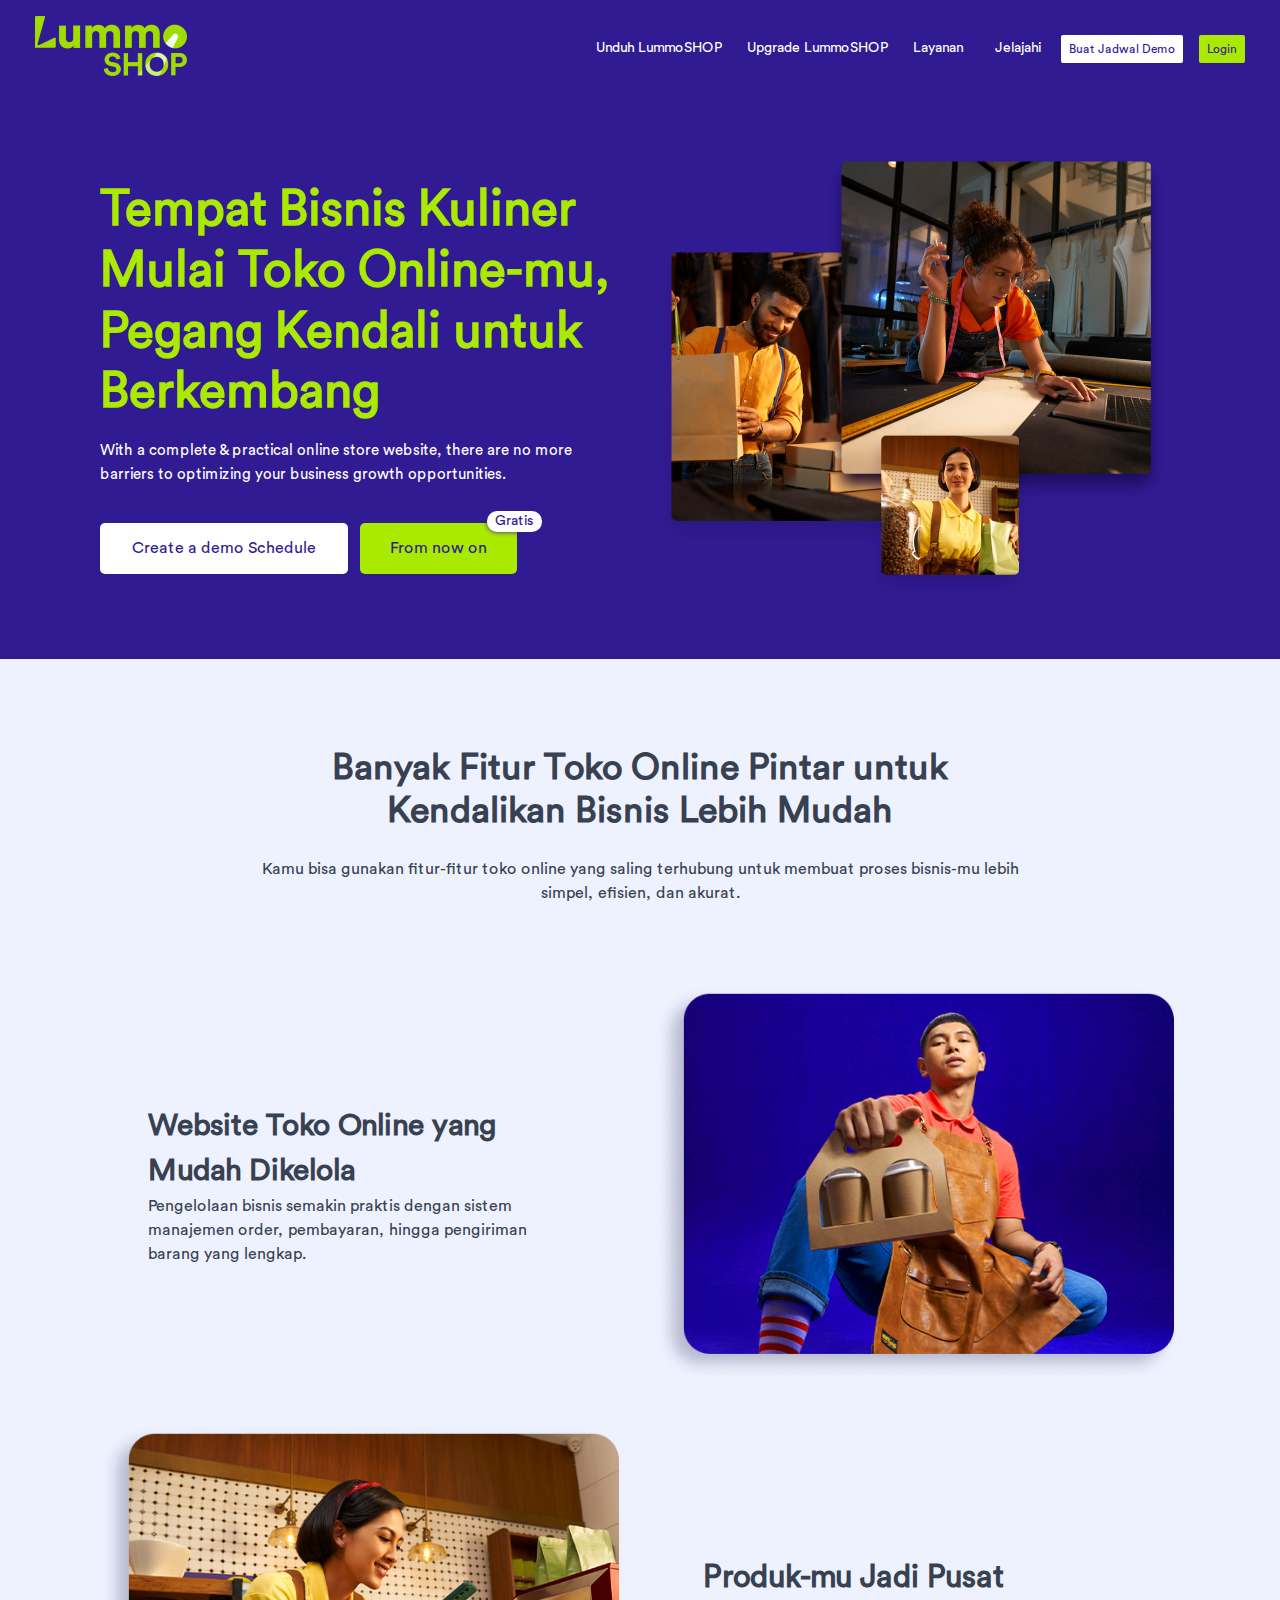
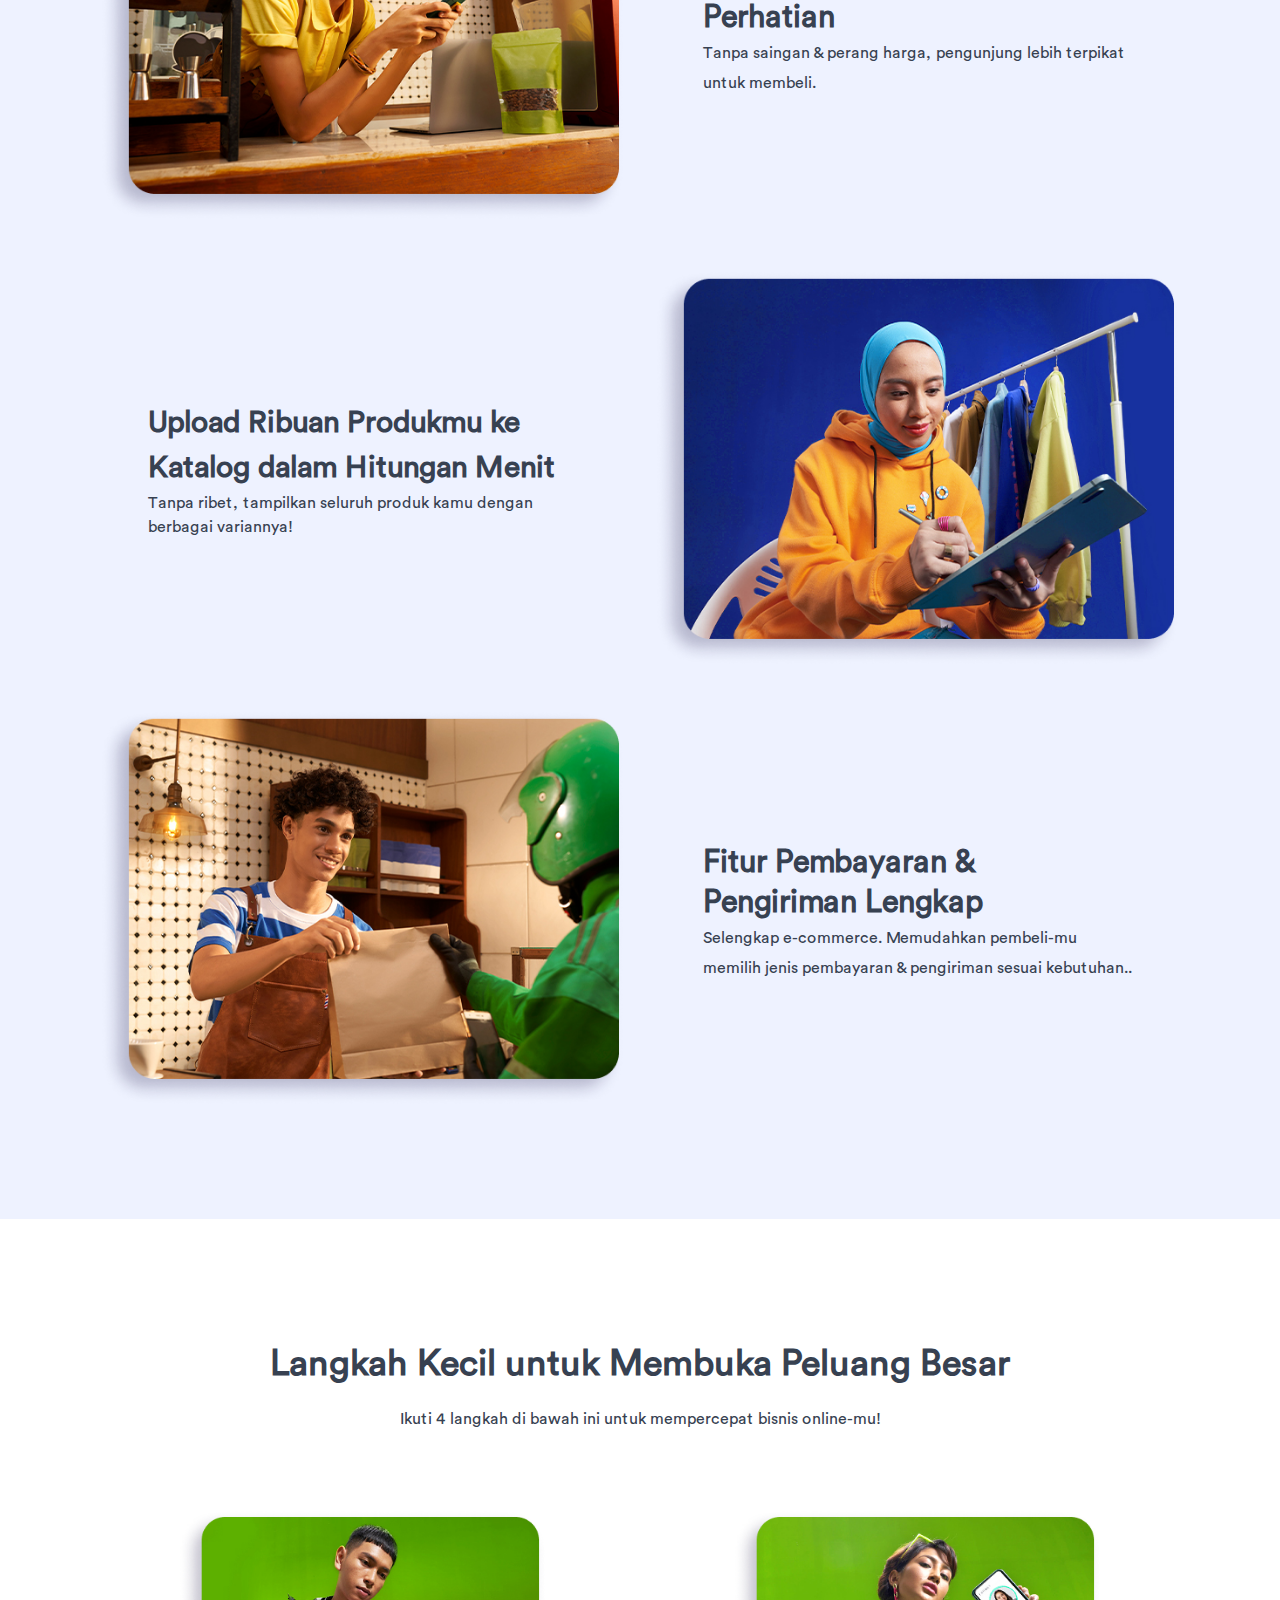
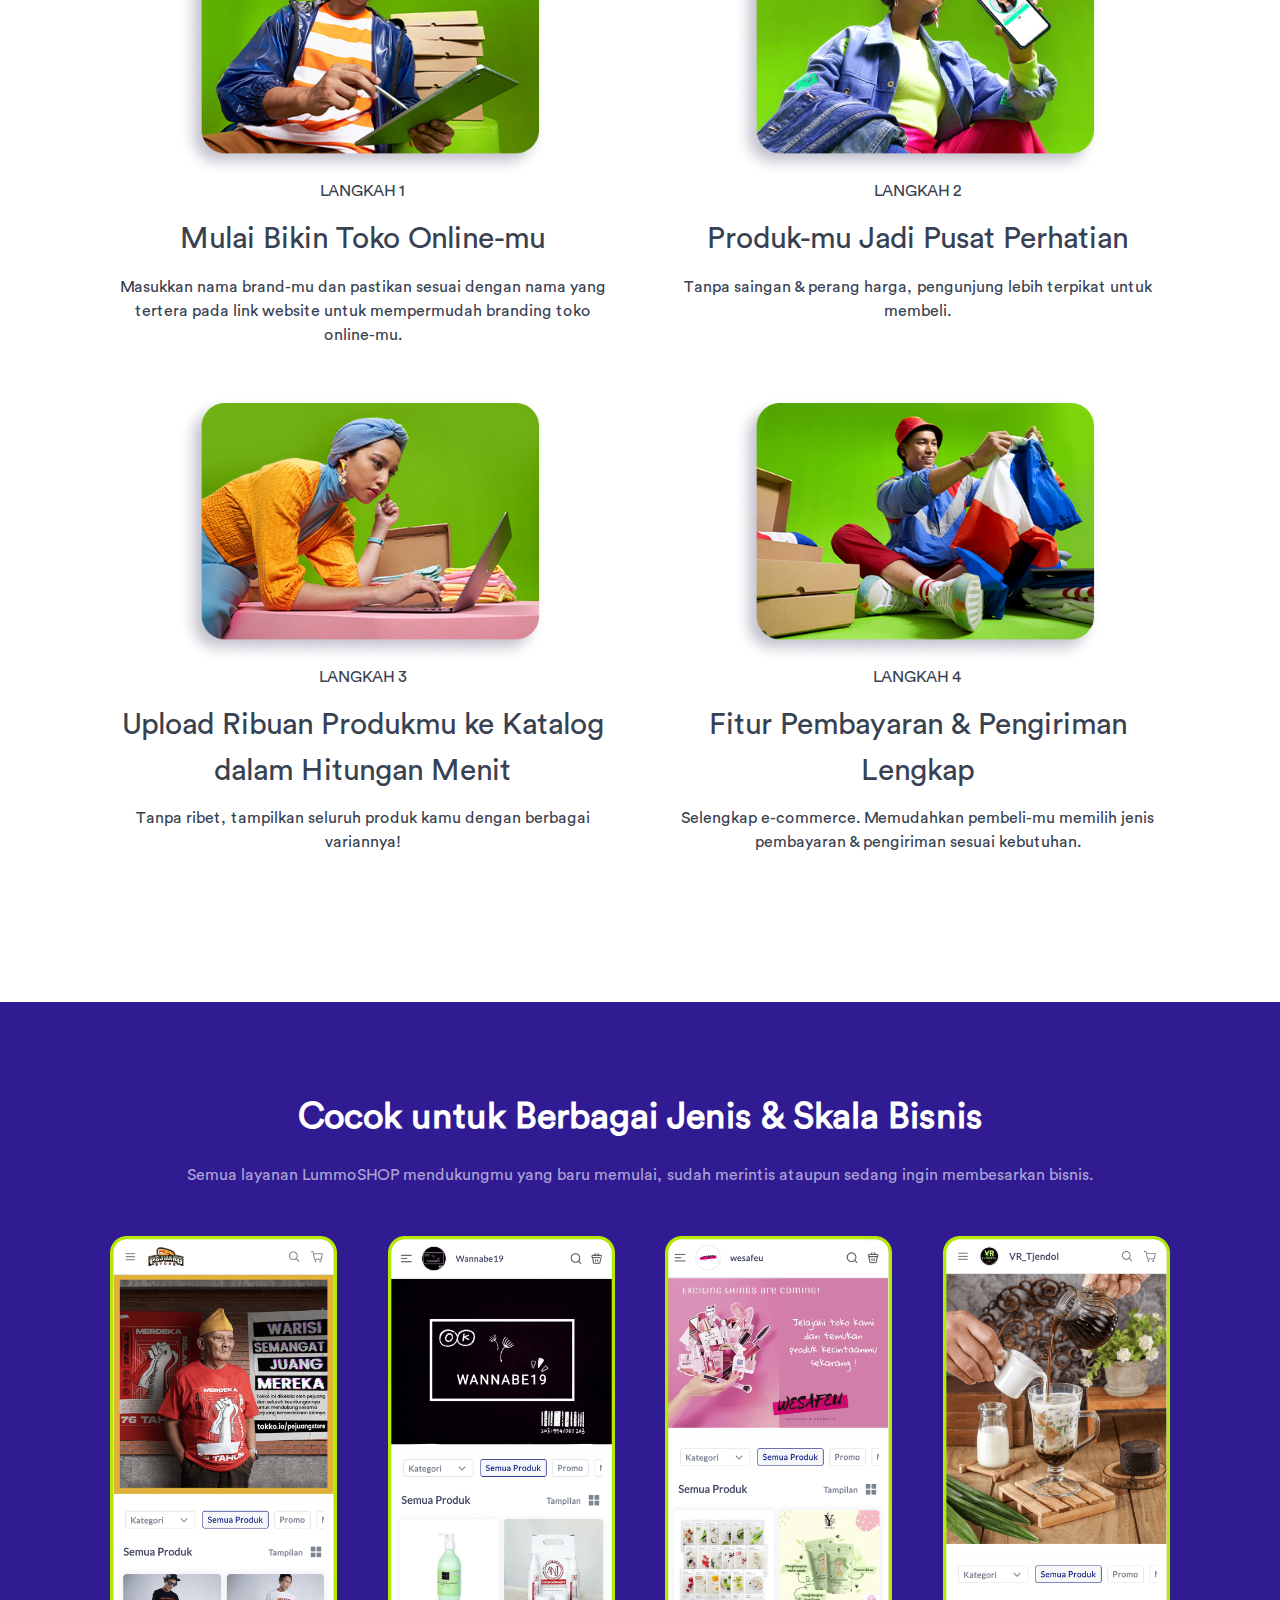
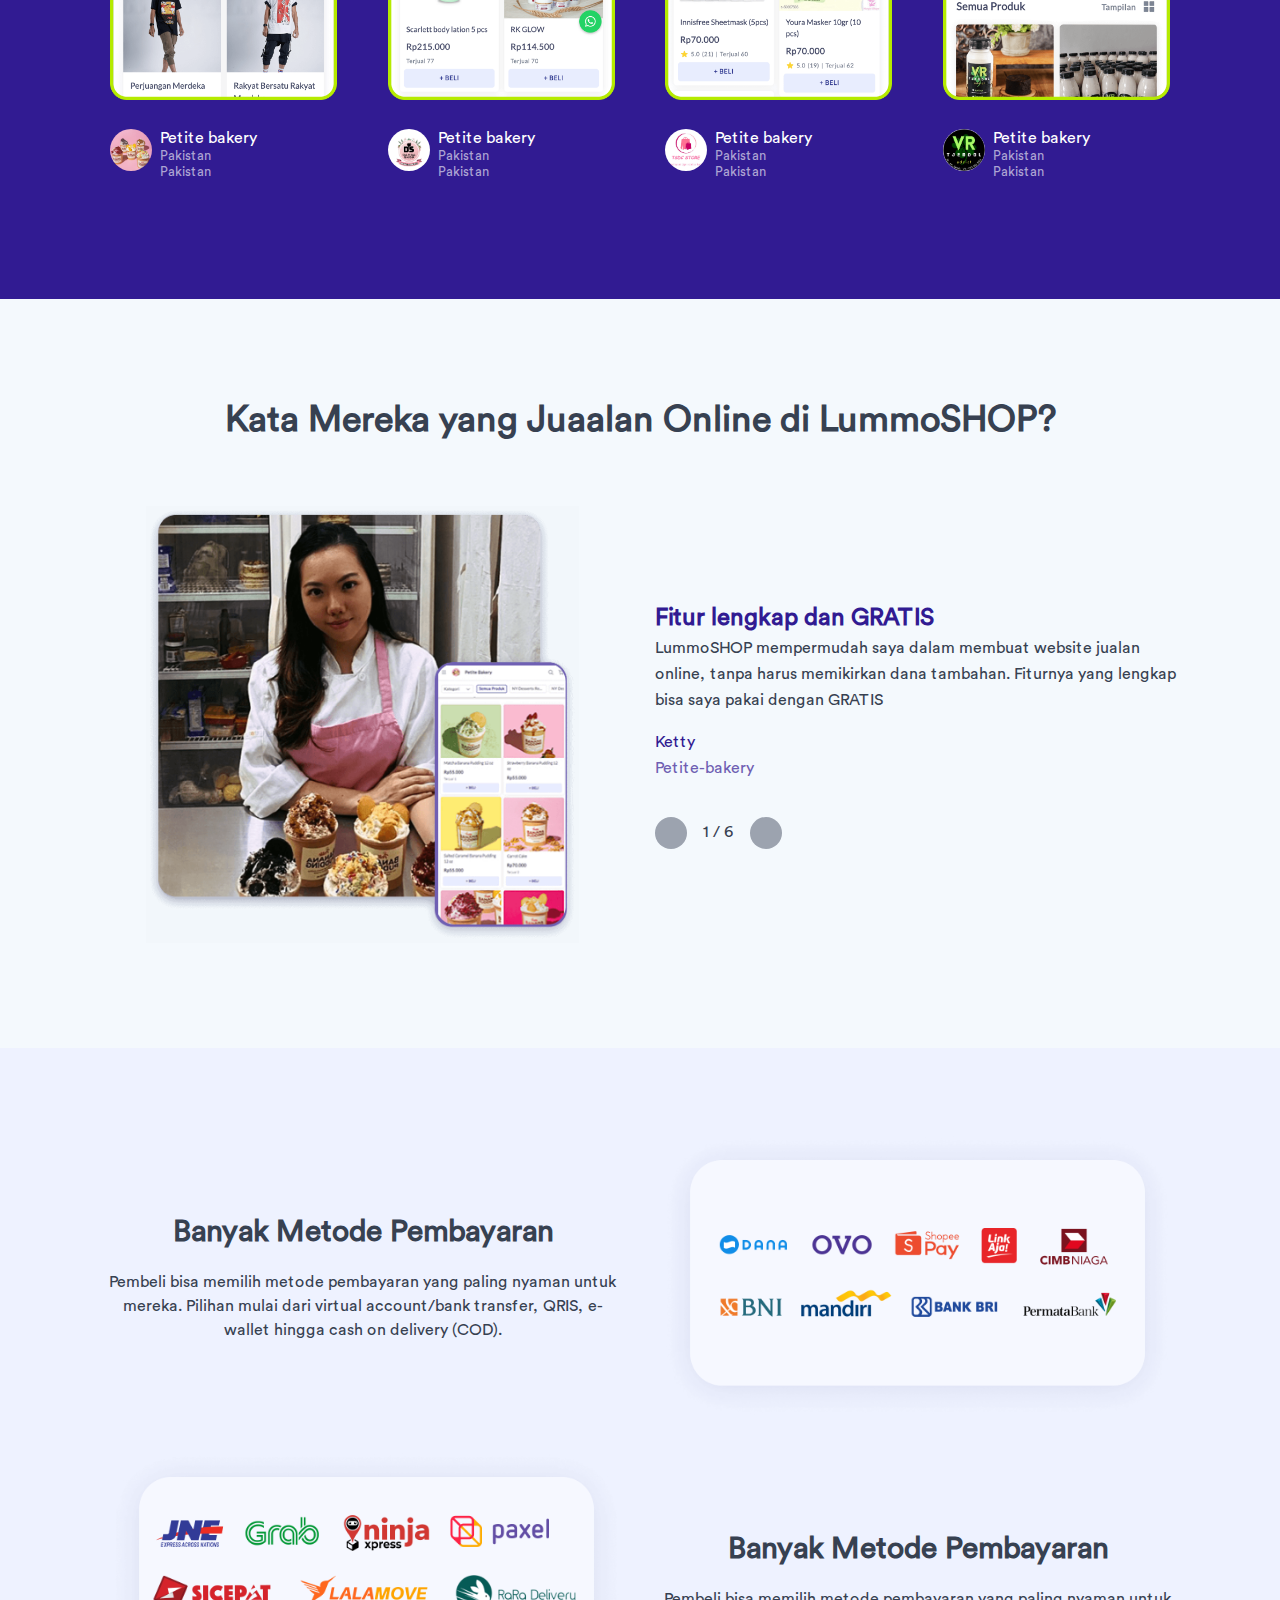
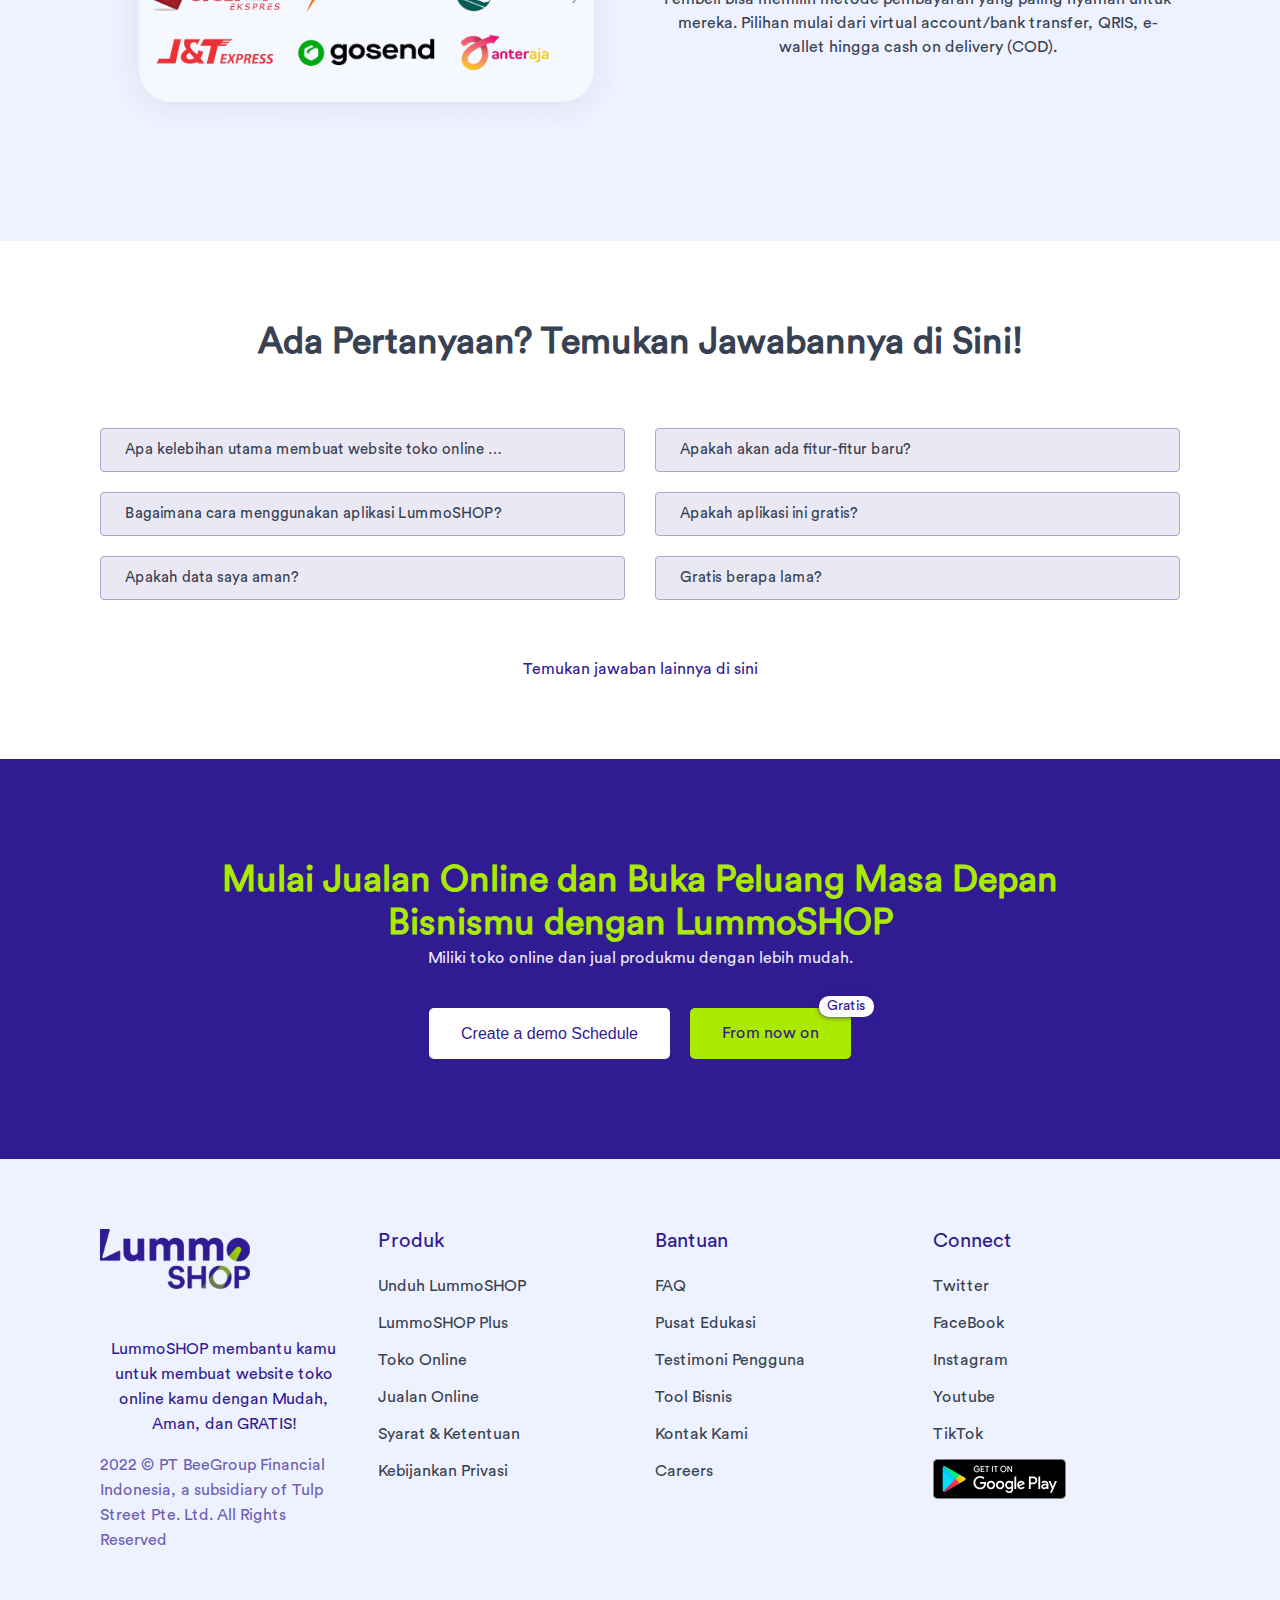
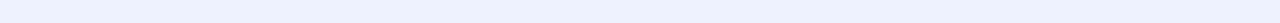
<file: index.html>
<!DOCTYPE html>
<html lang="en">

<head>
    <meta charset="UTF-8">
    <meta name="viewport" content="width=device-width, initial-scale=1.0">
    <title>Lummo SHOP</title>
    <link rel="icon" type="image" href="./assets/images/Vite.png" />
    <link rel="stylesheet" href="shopstyle.css" />
    <link rel="stylesheet" href="quries.css" />
    <link rel="stylesheet" href="https://cdnjs.cloudflare.com/ajax/libs/font-awesome/6.5.1/css/all.min.css"
        integrity="sha512-DTOQO9RWCH3ppGqcWaEA1BIZOC6xxalwEsw9c2QQeAIftl+Vegovlnee1c9QX4TctnWMn13TZye+giMm8e2LwA=="
        crossorigin="anonymous" referrerpolicy="no-referrer" />
    <link rel="stylesheet" href="/assets/fonts/Circular Std Book.ttf" />
</head>

<body>
    <div id="web">
        <div>
            <div class="blue-bg-nav">
                <div class="navigation-bar">
                    <div class="flex-class">
                        <div class="logo">
                            <img src="./assets/images/lummo shop.png" alt="lummo-img" />
                        </div>
                        <label for="nav-bar" class="nav-toggle">
                            <div class="icon">
                                <i class="fa-solid fa-bars"></i>
                            </div>
                        </label>
                    </div>
                    <div>
                        <input style="display: none;" type="checkbox" id="nav-bar">
                        <nav class="navbar">
                            <ul class="flex-row">
                                <li class="list-padding">Unduh LummoSHOP</li>
                                <li class="list-padding">Upgrade LummoSHOP</li>
                                <div class="dropdown">Layanan
                                    <i class="fa-solid fa-angle-down"></i>
                                    <div class="dropdown-content">
                                        <div> <a href="#">Toko Online</a></div>
                                        <div> <a href="#">Pengiriman</a></div>
                                        <div> <a href="#">Pembayaran</a></div>
                                        <div><a href="#">Domain</a></div>
                                    </div>
                                </div>
                                <div class="dropdown">Jelajahi
                                    <i class="fa-solid fa-angle-down"></i>
                                    <div class="dropdown-content">
                                        <div> <a href="#">Toko Online</a></div>
                                        <div> <a href="#">Pengiriman</a></div>
                                        <div> <a href="#">Pembayaran</a></div>
                                        <div><a href="#">Domain</a></div>
                                    </div>
                                </div>
                            </ul>
                            <div class="button">
                                <button class="demo"> Buat Jadwal Demo </button>
                                <button class="login"> Login </button>
                            </div>
                        </nav>
                    </div>
                </div>
            </div>
            <div>
                <div class="alll">
                    <div class="bg-blue-container">
                        <div class="bg-blue">
                            <div class="tempat">
                                <div class="tempat-inner">
                                    <h1>Tempat Bisnis Kuliner
                                        Mulai Toko Online-mu, Pegang Kendali untuk Berkembang</h1>
                                    <span class="white-text">
                                        With a complete & practical online store website, there are no more barriers to
                                        optimizing
                                        your business growth opportunities.</span>
                                    <div class="button-data">
                                        <button class="demo-schedule">Create a demo Schedule</button>
                                        <button class="from-now">From now on</button>
                                    </div>
                                </div>
                            </div>
                            <div class="first-image">
                                <img src="./assets/images/hero.png" alt="img" />
                            </div>
                        </div>
                    </div>
                </div>
                <div class="bg-white" style="background-color: #EEF2FF;">
                    <div class="container-2">
                        <div class="text">
                            <h1>Banyak Fitur Toko Online Pintar untuk Kendalikan Bisnis Lebih Mudah</h1>
                            <span>Kamu bisa gunakan fitur-fitur toko online yang saling terhubung untuk membuat proses
                                bisnis-mu lebih simpel, efisien, dan akurat.</span>
                        </div>
                        <div class="toko-online">
                            <div class="toko-online-text">
                                <div class="toko-online-inner-padding">
                                    <h3>Website Toko Online yang Mudah Dikelola</h3>
                                    <span>Pengelolaan bisnis semakin praktis dengan sistem manajemen order, pembayaran,
                                        hingga
                                        pengiriman barang yang lengkap.</span>
                                </div>
                            </div>
                            <div class="toko-online-image">
                                <img src="./assets/images/toko.png" alt="toko" />
                            </div>
                        </div>
                        <div class="produk">
                            <div class="produk-text">
                                <div class="produk-text-inner-padding">
                                    <h3>Produk-mu Jadi Pusat Perhatian</h3>
                                    <span>Tanpa saingan
                                        & perang harga, pengunjung lebih terpikat untuk membeli.</span>
                                </div>
                            </div>
                            <div class="produk-image">
                                <img src="./assets/images/Produk.png" alt="produk" />
                            </div>
                        </div>
                        <div class="toko-online">
                            <div class="toko-online-text">
                                <div class="toko-online-inner-padding">
                                    <h3>Upload Ribuan Produkmu ke Katalog dalam Hitungan Menit</h3>
                                    <span>Tanpa ribet, tampilkan seluruh produk kamu dengan berbagai variannya!</span>
                                </div>
                            </div>
                            <div class="toko-online-image">
                                <img src="./assets/images/Ribuan.png" alt="Ribuan" />
                            </div>
                        </div>
                        <div class="produk">
                            <div class="produk-text">
                                <div class="produk-text-inner-padding">
                                    <h3> Fitur Pembayaran & Pengiriman Lengkap</h3>
                                    <span>Selengkap e-commerce. Memudahkan pembeli-mu memilih jenis pembayaran &
                                        pengiriman
                                        sesuai kebutuhan..</span>
                                </div>
                            </div>
                            <div class="produk-image">
                                <img src="./assets/images/Fitur.png" alt="fitur" />
                            </div>
                        </div>
                    </div>
                </div>
                <div class="bg-third-portion">
                    <div class="container-3">
                        <div class="bg-third-portion-text">
                            <h2>
                                Langkah Kecil untuk Membuka Peluang Besar
                            </h2>
                            <span>Ikuti 4 langkah di bawah ini untuk mempercepat bisnis online-mu!</span>
                        </div>
                        <div class="langkah-container">
                            <div class="langkah-inner-data">
                                <div class="langkah-1-img">
                                    <img src="./assets/images/langkah1.png" alt="langkah-1" />
                                </div>
                                <div class="langkah-1-text">
                                    <div style="margin-bottom: 1rem;">LANGKAH 1</div>
                                    <span class="span-data"> Mulai Bikin Toko Online-mu</span>
                                    <span class="span-data-line-height">Masukkan nama brand-mu dan pastikan sesuai
                                        dengan nama yang tertera pada link
                                        website untuk mempermudah branding toko online-mu.</span>
                                </div>
                            </div>
                            <div class="langkah-2-inner-data">
                                <div class="langkah-2-img">
                                    <img src="./assets/images/langkah2.png" alt="langkah-2" />
                                </div>
                                <div class="langkah-2-text">
                                    <div style="margin-bottom: 1rem;">LANGKAH 2</div>
                                    <span style="width: 93%;" class="span-data">Produk-mu Jadi Pusat Perhatian</span>
                                    <span class="span-data-line-height">Tanpa saingan & perang harga, pengunjung lebih
                                        terpikat untuk membeli. </span>
                                </div>
                            </div>
                        </div>
                        <div class="langkah-container-2">
                            <div class="langkah-3-inner-data">
                                <div class="langkah-3-img">
                                    <img src="./assets/images/langkah3.png   " alt="langkah-3" />
                                </div>
                                <div class="langkah-3-text">
                                    <div style="margin-bottom: 1rem;">LANGKAH 3</div>
                                    <span class="span-data">Upload Ribuan Produkmu ke Katalog dalam Hitungan
                                        Menit</span>
                                    <span class="span-data-line-height">Tanpa ribet, tampilkan seluruh produk kamu
                                        dengan berbagai variannya! </span>
                                </div>
                            </div>
                            <div class="langkah-4-inner-data">
                                <div class="langkah-4-img">
                                    <img src="./assets/images/langkah4.png   " alt="langkah-4" />
                                </div>
                                <div class="langkah-4-text">
                                    <div style="margin-bottom: 1rem;">LANGKAH 4</div>
                                    <span class="span-data">Fitur Pembayaran & Pengiriman Lengkap</span>
                                    <span class="span-data-line-height">Selengkap e-commerce. Memudahkan pembeli-mu
                                        memilih jenis pembayaran &
                                        pengiriman sesuai kebutuhan.</span>
                                </div>
                            </div>
                        </div>
                    </div>
                </div>
                <div class="bg-blue-cards">
                    <div class="card-container">
                        <div>
                            <div class="card-text">
                                <h2> Cocok untuk Berbagai Jenis & Skala Bisnis </h2>
                                <span style="color: rgb(173 164 211); line-height: 1.5rem;">Semua layanan LummoSHOP
                                    mendukungmu yang baru memulai, sudah merintis ataupun
                                    sedang ingin membesarkan bisnis.</span>
                                <div>
                                </div>
                            </div>
                        </div>
                        <div class="flex-card">
                            <div class="card-circle">
                                <div style="fill: currentColor;">
                                    <i class="fa-solid fa-angle-left"></i>
                                </div>
                            </div>
                            <div class="good" style="padding: 25px;">
                                <img src="./assets/images/store.png" alt="store">
                                <div class="logo-store">
                                    <div class="logo-store-image">
                                        <img src="./assets/images/logo-store.jpg" alt="logo-store">
                                    </div>

                                    <div class="petite-bakery-text">
                                        <span>Petite bakery</span>
                                        <span style="color: rgb(173 164 211); font-size: 13px;">Pakistan</span>
                                        <span style="color: rgb(173 164 211); font-size: 13px;">Pakistan</span>
                                    </div>
                                </div>
                            </div>
                            <div class="good" style="padding: 25px;">
                                <img src="./assets/images/mockup-2.png" alt="store">
                                <div class="logo-store">
                                    <div class="logo-store-image">
                                        <img src="./assets/images/logo-store-4.jpg" alt="logo-store">
                                    </div>

                                    <div class="petite-bakery-text">
                                        <span>Petite bakery</span>
                                        <span style="color: rgb(173 164 211); font-size: 13px;">Pakistan</span>
                                        <span style="color: rgb(173 164 211); font-size: 13px;">Pakistan</span>
                                    </div>
                                </div>
                            </div>
                            <div class="good" style="padding: 25px;">
                                <img src="./assets/images/mockup.png" alt="store">
                                <div class="logo-store">
                                    <div class="logo-store-image">
                                        <img src="./assets/images/logo-store-2.jpg" alt="logo-store">
                                    </div>

                                    <div class="petite-bakery-text">
                                        <span>Petite bakery</span>
                                        <span style="color: rgb(173 164 211); font-size: 13px;">Pakistan</span>
                                        <span style="color: rgb(173 164 211); font-size: 13px;">Pakistan</span>
                                    </div>
                                </div>
                            </div>
                            <div class="store" style="padding: 25px;">
                                <img src="./assets/images/tjendol.png" alt="store">
                                <div class="logo-store">
                                    <div class="logo-store-image">
                                        <img src="./assets/images/logo-store-3.jpg" alt="logo-store">
                                    </div>

                                    <div class="petite-bakery-text">
                                        <span>Petite bakery</span>
                                        <span style="color: rgb(173 164 211); font-size: 13px;">Pakistan</span>
                                        <span style="color: rgb(173 164 211); font-size: 13px;">Pakistan</span>
                                    </div>
                                </div>
                            </div>

                            <div class="card-circle">
                                <div style="fill: currentColor;">
                                    <i class="fa-solid fa-angle-right"></i>
                                </div>
                            </div>
                        </div>
                    </div>
                </div>
                <div class="portion-5">
                    <div class="container-4">
                        <h2>Kata Mereka yang Juaalan Online di LummoSHOP?</h2>
                        <div class="kata-mereka">
                            <div class="kata-mereka-image">
                                <img src="./assets/images/petite-bakery.png" alt="petite-bakery">
                            </div>
                            <div class="kata-mereka-text">
                                <div class="kata-mereka-inner">
                                    <h4 style="color: rgb(49 27 146);">Fitur lengkap dan GRATIS</h4>
                                    <span>LummoSHOP mempermudah saya dalam membuat website jualan online, tanpa harus
                                        memikirkan dana tambahan. Fiturnya yang lengkap bisa saya pakai dengan
                                        GRATIS</span>
                                    <span style="margin-top: 1rem; color: rgb(49 27 146);">Ketty</span>
                                    <span style="color: rgb(111 95 179)">Petite-bakery</span>
                                </div>
                                <div class="inner-flex-kata-mereka">
                                    <div class="kata-mereka-circle">
                                        <div class="arrow-icon">
                                            <i class="fa-solid fa-arrow-left"></i>
                                        </div>
                                    </div>
                                    <div>
                                        <span>1 / 6</span>
                                    </div>
                                    <div class="kata-mereka-circle">
                                        <div class="arrow-icon">
                                            <i class="fa-solid fa-arrow-right"></i>
                                        </div>
                                    </div>
                                </div>
                            </div>
                        </div>
                    </div>
                </div>
                <div class="portion-6" style="background-color: rgb(238 242 255);">
                    <div class="container-5">
                        <div class="atm-card-flex">
                            <div class="banyak">
                                <h3>Banyak Metode Pembayaran</h3>
                                <p>Pembeli bisa memilih metode pembayaran yang paling nyaman untuk mereka. Pilihan mulai
                                    dari virtual account/bank transfer, QRIS, e-wallet hingga cash on delivery (COD).
                                </p>
                            </div>
                            <div class="banyak-image">
                                <img src="./assets/images/payment.png" alt="payment">
                            </div>
                        </div>
                        <div class="atm-card-flex-2">
                            <div class="banyak">
                                <h3>Banyak Metode Pembayaran</h3>
                                <p>Pembeli bisa memilih metode pembayaran yang paling nyaman untuk mereka. Pilihan mulai
                                    dari virtual account/bank transfer, QRIS, e-wallet hingga cash on delivery (COD).
                                </p>
                            </div>
                            <div class="banyak-image">
                                <img src="./assets/images/payment-2.png" alt="payment">
                            </div>
                        </div>
                    </div>
                </div>
                <div class="container-6">
                    <div class="select-options">
                        <h2>Ada Pertanyaan? Temukan Jawabannya di Sini!</h2>
                    </div>
                    <div class="select-flex">
                        <div class="select-dropdown">
                            <div class="all-flex">
                                <div class="width">
                                    <div class="content-icon-flex">
                                        <div class="dropdown-inner">Apa kelebihan utama membuat website toko online
                                            pakai LummoSHOP?</div>
                                        <div>
                                            <label for="dropdown-ada" class="lable-class">
                                                <div class="svg">
                                                    <i class="fa-solid fa-angle-down"></i>
                                                </div>
                                            </label>
                                        </div>
                                    </div>
                                    <div>
                                        <input type="checkbox" name="dropdown" id="dropdown-ada" style="display: none;">
                                        <div class="pertama">Pertama, jadi mudah kelola produk di katalog online. Bisa
                                            atur produk, foto, deskripsi, dan info ketersediaan produk langsung dari
                                            satu dashboard.</div>
                                    </div>
                                </div>
                                <div class="width">
                                    <div class="content-icon-flex">
                                        <div class="dropdown-inner">Bagaimana cara menggunakan aplikasi LummoSHOP?</div>
                                        <div>
                                            <label for="bagaimana" class="lable-class">
                                                <div class="svg">
                                                    <i class="fa-solid fa-angle-down"></i>
                                                </div>
                                            </label>
                                        </div>
                                    </div>
                                    <div>
                                        <input type="checkbox" name="dropdown" id="bagaimana" style="display: none;">
                                        <div class="cara">Cara menggunakan aplikasi LummoSHOP pun sangat mudah:</div>
                                    </div>
                                </div>
                                <div class="width">
                                    <div class="content-icon-flex">
                                        <div class="dropdown-inner">Apakah data saya aman?</div>
                                        <div>
                                            <label for="Apakah-main" class="lable-class">
                                                <div class="svg">
                                                    <i class="fa-solid fa-angle-down"></i>
                                                </div>
                                            </label>
                                        </div>
                                    </div>
                                    <div>
                                        <input type="checkbox" name="dropdown" id="Apakah-main" style="display: none;">
                                        <div class="Apakah">Iya, semua data kamu tersimpan secara aman di Cloud Server
                                            jadi kamu bisa akses data kamu di mana saja dan kapan saja. Meskipun kamu
                                            ganti handphone, kamu masih dapat akses menggunakan nomor handphone yang
                                            terdaftar di LummoSHOP. Terima kasih sudah menggunakan aplikasi LummoSHOP.
                                        </div>
                                    </div>
                                </div>
                            </div>
                            <div class="second-width">
                                <div class="width">
                                    <div class="content-icon-flex">
                                        <div class="dropdown-inner">Apakah akan ada fitur-fitur baru?</div>
                                        <div>
                                            <label for="dropdown-fourth" class="lable-class">
                                                <div class="svg">
                                                    <i class="fa-solid fa-angle-down"></i>
                                                </div>
                                            </label>
                                        </div>
                                    </div>
                                    <div>
                                        <input type="checkbox" name="dropdown" id="dropdown-fourth"
                                            style="display: none;">
                                        <div class="kami">Kami akan segera memperbarui LummoSHOP dengan lebih banyak
                                            fitur yang membantu kamu jualan online lebih maksimal, seperti bulk upload
                                            produk, pilihan kurir pengiriman yang lebih banyak, dan lainnya.</div>
                                    </div>
                                </div>
                                <div class="width">
                                    <div class="content-icon-flex">
                                        <div class="dropdown-inner">Apakah aplikasi ini gratis?</div>
                                        <div>
                                            <label for="dropdown-fifth" class="lable-class">
                                                <div class="svg">
                                                    <i class="fa-solid fa-angle-down"></i>
                                                </div>
                                            </label>
                                        </div>
                                    </div>
                                    <div>
                                        <input type="checkbox" name="dropdown" id="dropdown-fifth"
                                            style="display: none;">
                                        <div class="lumo-shop-akan">LummoSHOP akan selalu GRATIS untuk diunduh dan
                                            membantu kamu dalam membuat website toko online pribadi langsung dari HP
                                            secara mudah. Hanya ada potongan biaya layanan transaksi sebesar 2,5% (untuk
                                            kategori makanan dan minuman) dan 1% (untuk kategori lainnya) dari total
                                            pembayaran di luar biaya pengiriman. Fitur LummoSHOP lainnya GRATIS
                                            digunakan tanpa dikenakan biaya dan kamu juga bebas unggah produk
                                            sebanyak-banyaknya.</div>
                                    </div>
                                </div>
                                <div class="width">
                                    <div class="content-icon-flex">
                                        <div class="dropdown-inner">Gratis berapa lama?</div>
                                        <div>
                                            <label for="dropdown-sixth" class="lable-class">
                                                <div class="svg">
                                                    <i class="fa-solid fa-angle-down"></i>
                                                </div>
                                            </label>
                                        </div>
                                    </div>
                                    <div>
                                        <input type="checkbox" name="dropdown" id="dropdown-sixth"
                                            style="display: none;">
                                        <div class="fitur">Fitur yang ada pada LummoSHOP saat ini akan selalu gratis
                                            untuk digunakan. LummoSHOP membantu kamu untuk membuat toko online / online
                                            shop bisnismu! GRATIS! Apa pun usahamu, kini semua orang bisa jualan online
                                            dan tingkatkan pendapatan dan keuntungan. Dengan LummoSHOP, kamu bisa buat
                                            produk katalog dari tokomu di handphone dan bagikan dengan pelangganmu lewat
                                            WhatsApp, Facebook, Instagram, dan lainnya. Jualan jadi lebih mudah dan bisa
                                            dilakukan kapan</div>
                                    </div>
                                </div>
                            </div>
                        </div>
                        <div style="margin: 40px 0px 0px; color: #311b92;">Temukan jawaban lainnya di sini</div>
                    </div>
                </div>
                <div class="portion-7">
                    <div class="container-7">
                        <div class="mulai-flex">
                            <div class="mulai-text">
                                <h3>Mulai Jualan Online dan Buka Peluang Masa Depan Bisnismu dengan LummoSHOP</h3>
                                <span style="color: rgb(234 232 244);">Miliki toko online dan jual produkmu dengan lebih
                                    mudah.</span>
                            </div>
                            <div class="button-data-bg-blue">
                                <button class="demo-schedule-bg-blue">Create a demo Schedule</button>
                                <button class="from-now-bg-blue">From now on</button>
                            </div>
                        </div>
                    </div>
                </div>
                <div class="portion-8">
                    <div class="container-8">
                        <div class="lumo-flex">
                            <div class="lomo-shop">
                                <div class="lomo-image">
                                    <img src="./assets/images/footer-logo-0eb63069.png" alt="logo">
                                </div>
                                <p style="margin: 0px 0px 16px; color: rgb(49 27 146); text-align: center;">LummoSHOP
                                    membantu kamu untuk membuat website toko online kamu dengan Mudah, Aman,
                                    dan GRATIS!</p>
                                <p class="lomo-shop-para">2022 © PT BeeGroup Financial Indonesia, a subsidiary of Tulp
                                    Street Pte. Ltd. All
                                    Rights Reserved</p>
                            </div>
                            <div class="produk-list">
                                <span class="produk-list-inner">Produk</span>
                                <ul>
                                    <li>Unduh LummoSHOP</li>
                                    <li>LummoSHOP Plus</li>
                                    <li>Toko Online</li>
                                    <li>Jualan Online</li>
                                    <li>Syarat & Ketentuan</li>
                                    <li>Kebijankan Privasi</li>
                                </ul>
                            </div>
                            <div class="bantuan-list">
                                <span class="produk-list-inner">Bantuan</span>
                                <ul>
                                    <li>FAQ</li>
                                    <li>Pusat Edukasi</li>
                                    <li>Testimoni Pengguna</li>
                                    <li>Tool Bisnis</li>
                                    <li>Kontak Kami</li>
                                    <li>Careers</li>
                                </ul>
                            </div>
                            <div class="connect-list">
                                <span class="produk-list-inner">Connect</span>
                                <ul class="flex-list">
                                    <li>
                                        <i style="color: rgb(49 27 146);" class="fa-brands fa-twitter"></i>
                                        <span>Twitter</span>
                                    </li>
                                    <li>
                                        <i style="color: rgb(49 27 146);" class="fa-brands fa-facebook"></i>
                                        <span>FaceBook</span>
                                    </li>
                                    <li>
                                        <i style="color: rgb(49 27 146);" class="fa-brands fa-instagram"></i>
                                        <span>Instagram</span>
                                    </li>
                                    <li>
                                        <i style="color: rgb(49 27 146);" class="fa-brands fa-youtube"></i>
                                        <span>Youtube</span>
                                    </li>
                                    <li>
                                        <i style="color: rgb(49 27 146);" class="fa-brands fa-tiktok"></i>
                                        <span>TikTok</span>
                                    </li>
                                </ul>
                                <div class="svg-image">
                                    <img src="./assets/images/footer-google-logo-335cf46b.svg">
                                </div>
                            </div>
                            <div class="hidden-text"> © PT BeeGroup Financial Indonesia, a subsidiary of Tulp Street
                                Pte. Ltd. All
                                Rights Reserved</div>
                        </div>
                    </div>
                </div>
            </div>
        </div>
    </div>
    </div>
    </div>















    <div hidden="">
        <svg xmlns="http://www.w3.org/2000/svg">
            <path
                d="M201.4 342.6c12.5 12.5 32.8 12.5 45.3 0l160-160c12.5-12.5 12.5-32.8 0-45.3s-32.8-12.5-45.3 0L224 274.7 86.6 137.4c-12.5-12.5-32.8-12.5-45.3 0s-12.5 32.8 0 45.3l160 160z" />
            <symbol id="angle-down" viewBox="0 0 448 512">
                <title>angle-down</title>
                <path
                    d="M201.4 342.6c12.5 12.5 32.8 12.5 45.3 0l160-160c12.5-12.5 12.5-32.8 0-45.3s-32.8-12.5-45.3 0L224 274.7 86.6 137.4c-12.5-12.5-32.8-12.5-45.3 0s-12.5 32.8 0 45.3l160 160z" />
            </symbol>


        </svg>

    </div>
</body>

</html>
</file>
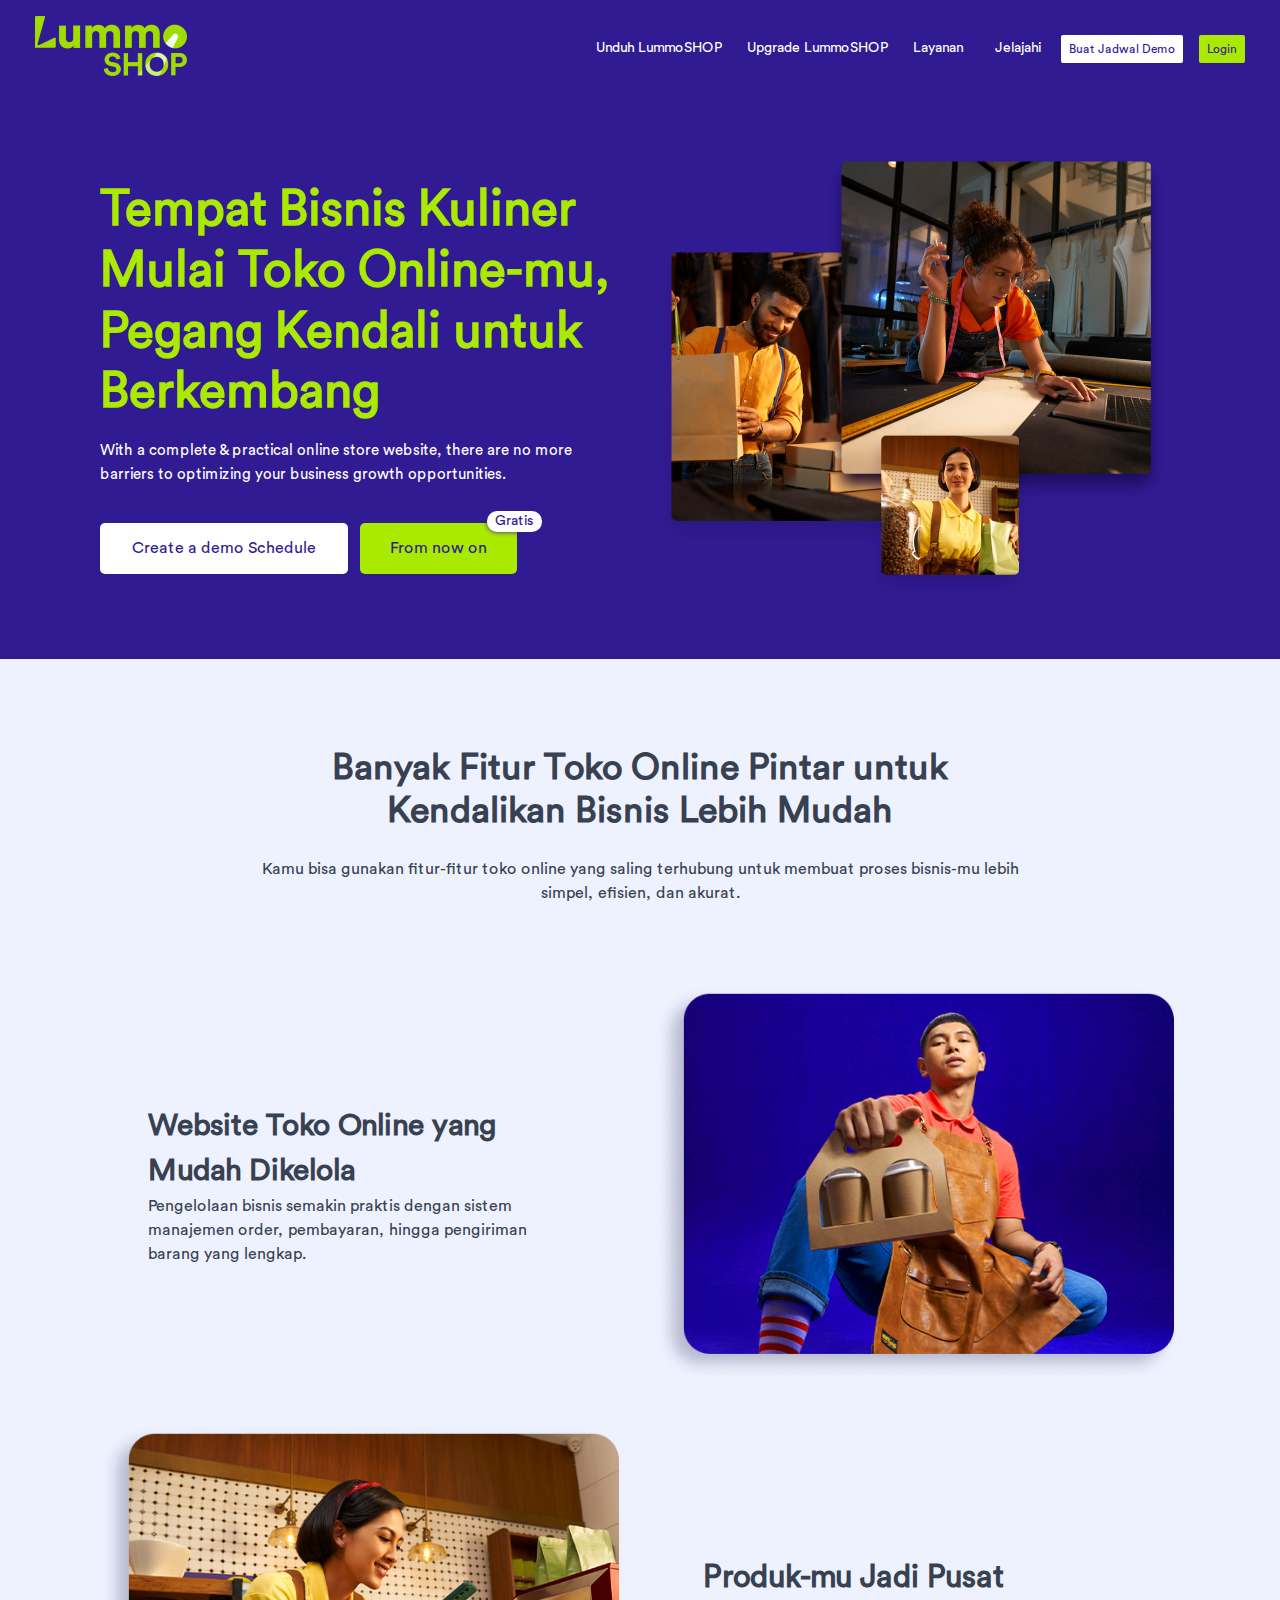
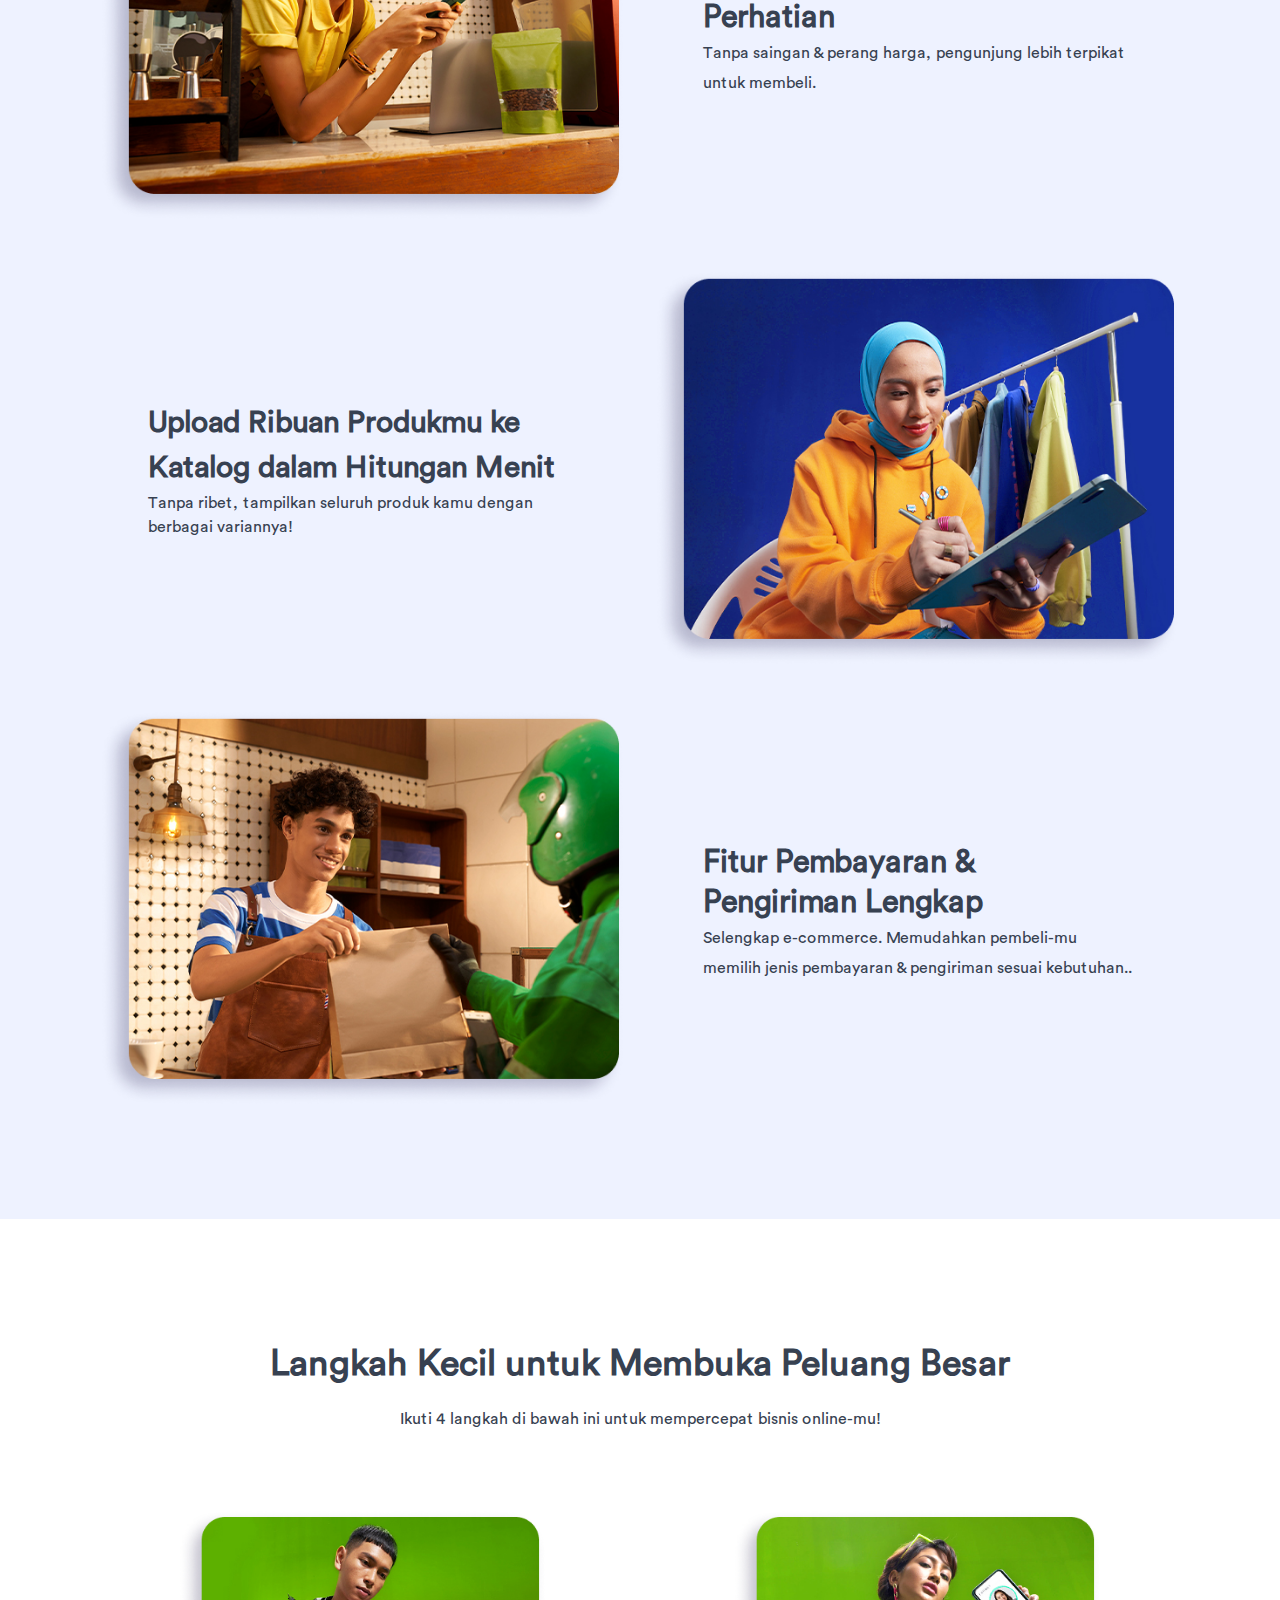
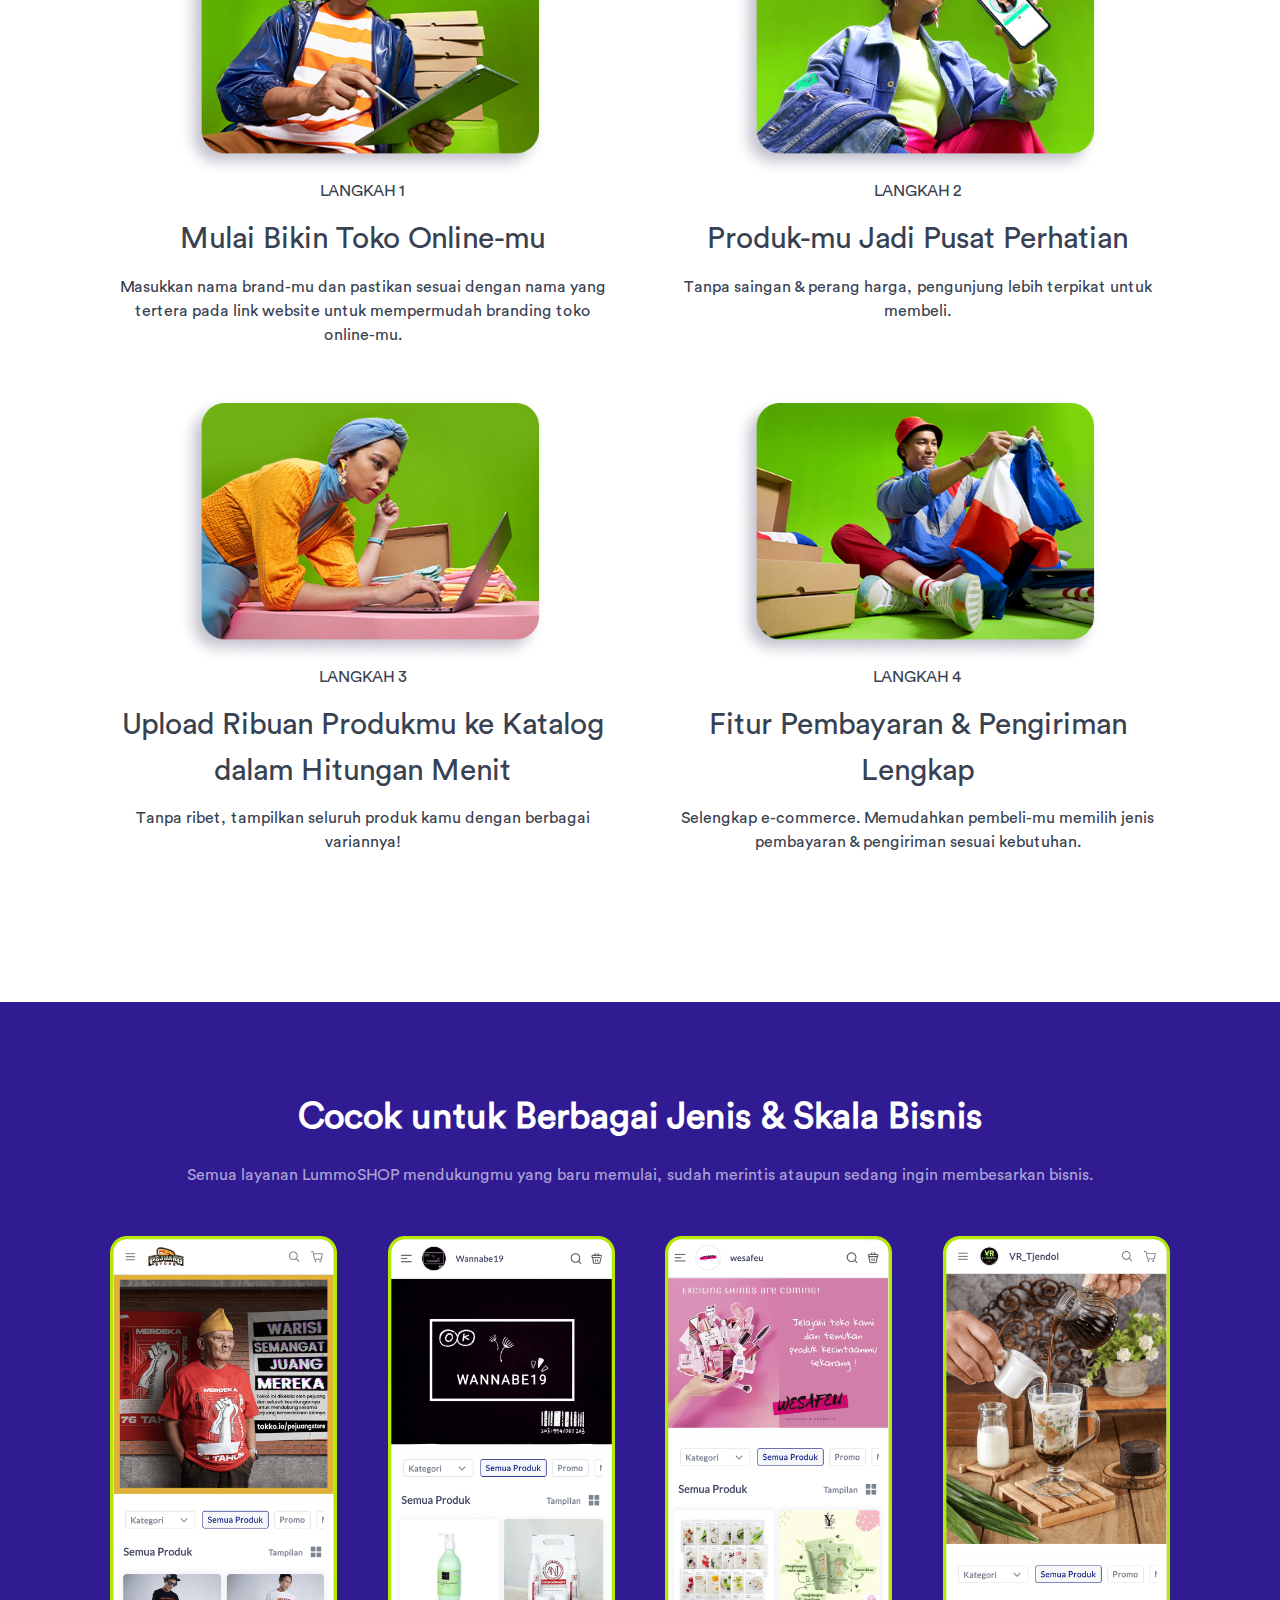
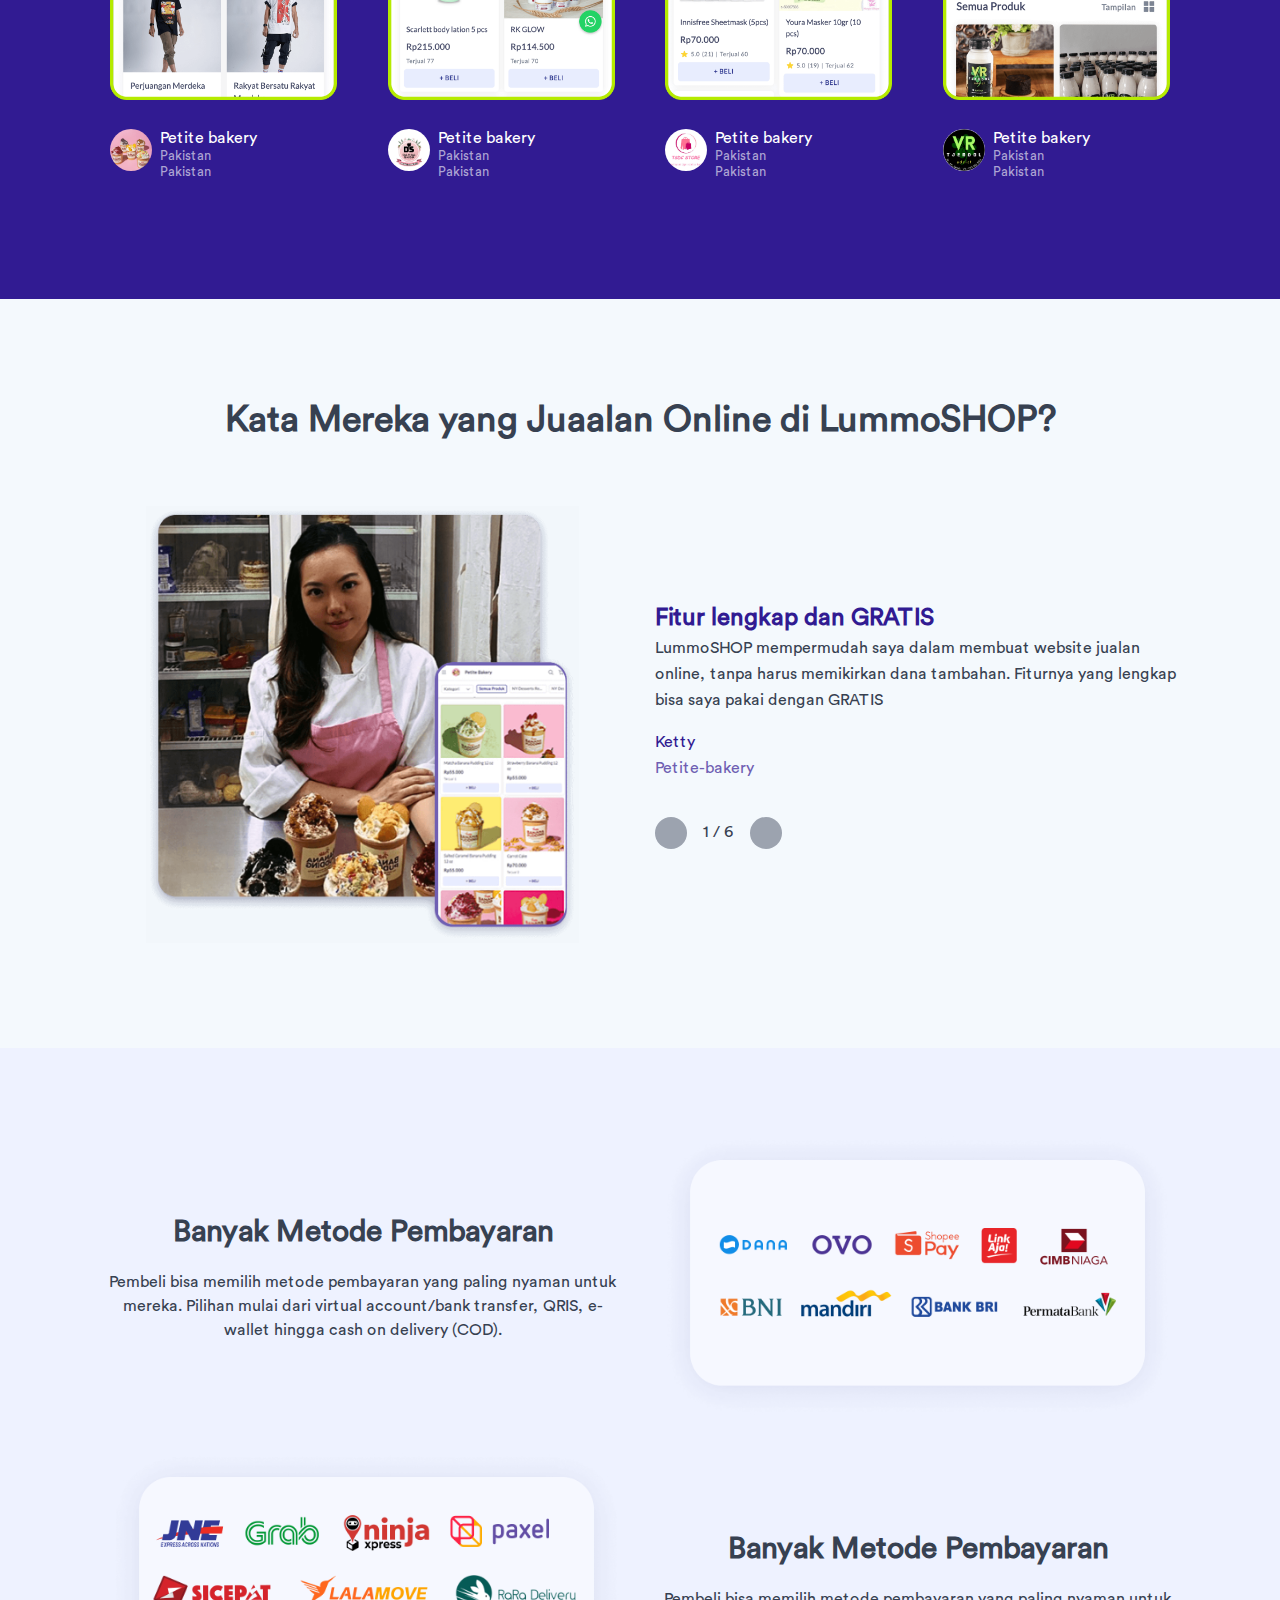
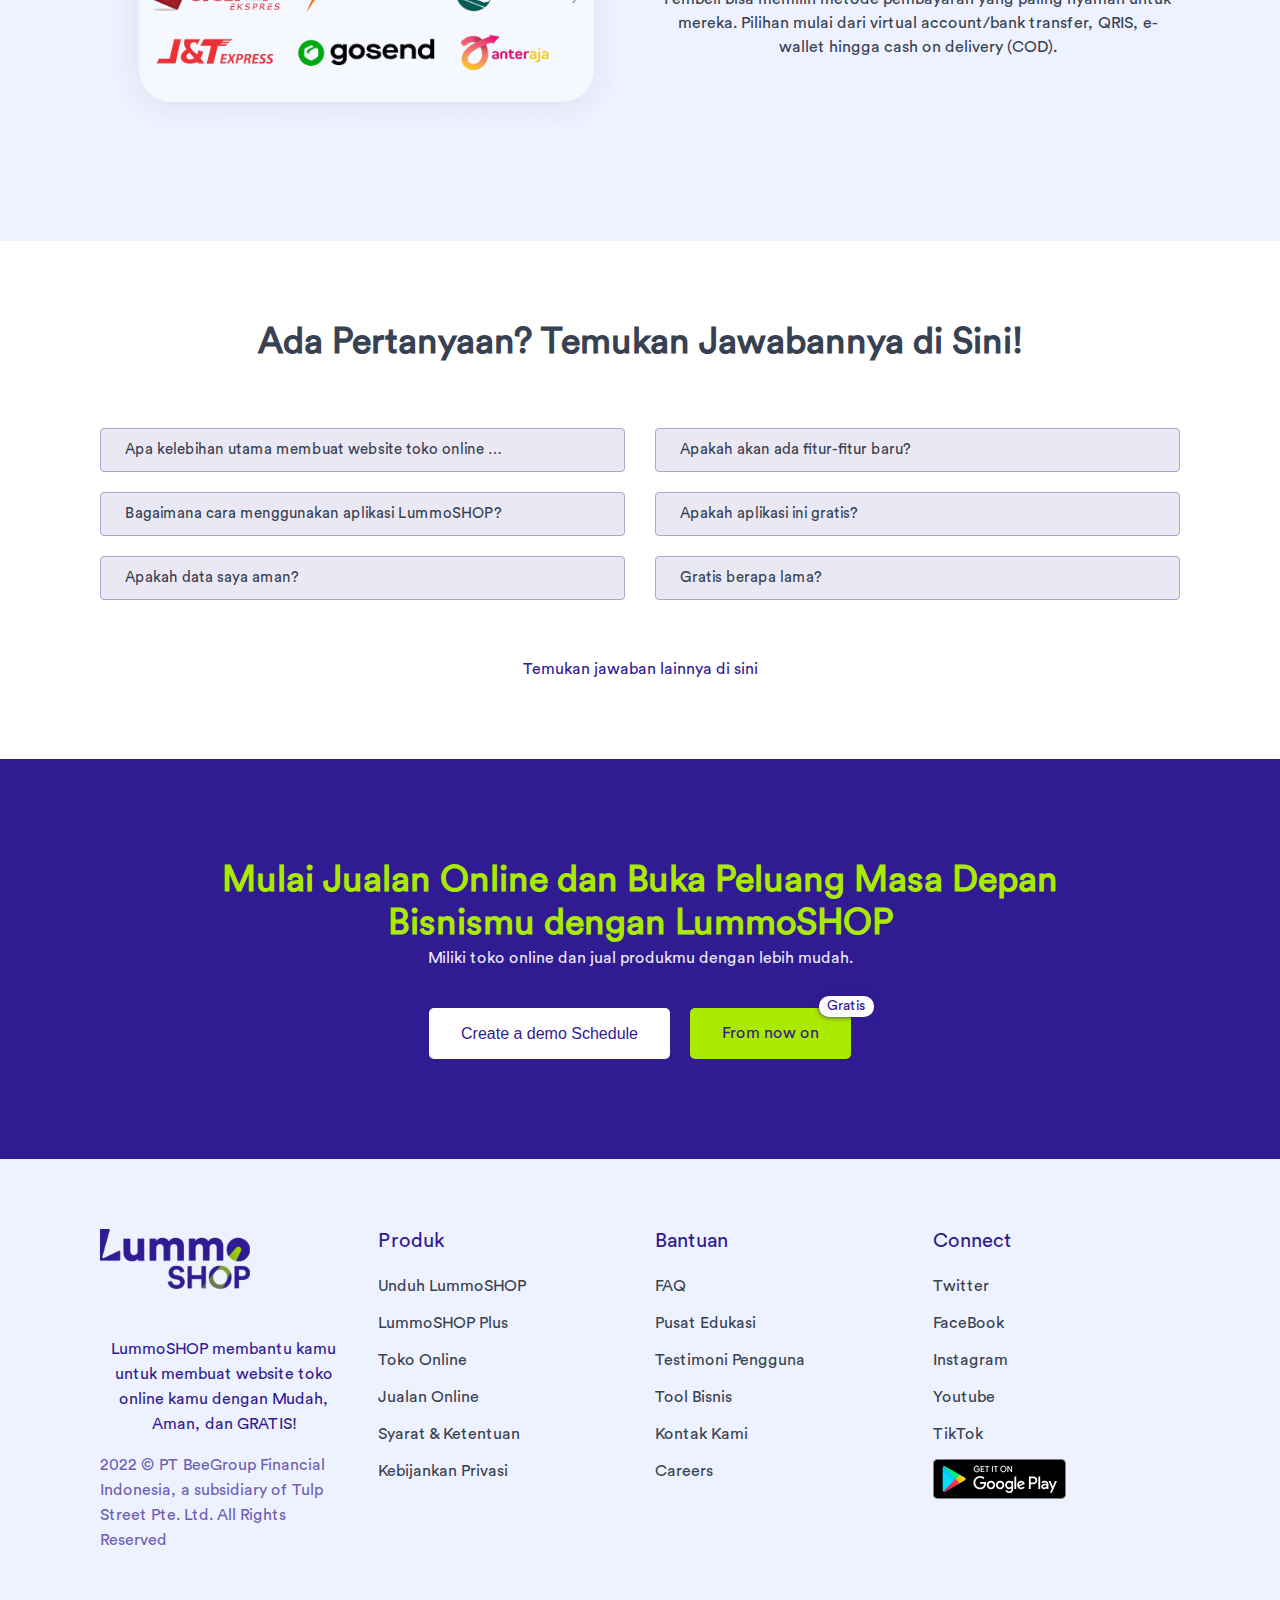
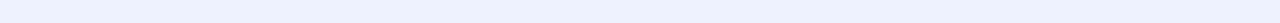
<file: shop.html>
<!DOCTYPE html>
<html lang="en">

<head>
    <meta charset="UTF-8">
    <meta name="viewport" content="width=device-width, initial-scale=1.0">
    <title>Lummo SHOP</title>
    <link rel="icon" type="image" href="/assets/images/Vite.png" />
    <link rel="stylesheet" href="shopstyle.css" />
    <link rel="stylesheet" href="quries.css" />
    <link rel="stylesheet" href="https://cdnjs.cloudflare.com/ajax/libs/font-awesome/6.5.1/css/all.min.css"
        integrity="sha512-DTOQO9RWCH3ppGqcWaEA1BIZOC6xxalwEsw9c2QQeAIftl+Vegovlnee1c9QX4TctnWMn13TZye+giMm8e2LwA=="
        crossorigin="anonymous" referrerpolicy="no-referrer" />
    <link rel="stylesheet" href="/assets/fonts/Circular Std Book.ttf" />
</head>

<body>
    <div id="web">
        <div>
            <div class="blue-bg-nav">
                <div class="navigation-bar">
                    <div class="flex-class">
                        <div class="logo">
                            <img src="/assets/images/lummo shop.png" alt="lummo-img" />
                        </div>
                        <label for="nav-bar" class="nav-toggle">
                            <div class="icon">
                                <i class="fa-solid fa-bars"></i>
                            </div>
                        </label>
                    </div>
                    <div>
                        <input style="display: none;" type="checkbox" id="nav-bar">
                        <nav class="navbar">
                            <ul class="flex-row">
                                <li class="list-padding">Unduh LummoSHOP</li>
                                <li class="list-padding">Upgrade LummoSHOP</li>
                                <div class="dropdown">Layanan
                                    <i class="fa-solid fa-angle-down"></i>
                                    <div class="dropdown-content">
                                        <div> <a href="#">Toko Online</a></div>
                                        <div> <a href="#">Pengiriman</a></div>
                                        <div> <a href="#">Pembayaran</a></div>
                                        <div><a href="#">Domain</a></div>
                                    </div>
                                </div>
                                <div class="dropdown">Jelajahi
                                    <i class="fa-solid fa-angle-down"></i>
                                    <div class="dropdown-content">
                                        <div> <a href="#">Toko Online</a></div>
                                        <div> <a href="#">Pengiriman</a></div>
                                        <div> <a href="#">Pembayaran</a></div>
                                        <div><a href="#">Domain</a></div>
                                    </div>
                                </div>
                            </ul>
                            <div class="button">
                                <button class="demo"> Buat Jadwal Demo </button>
                                <button class="login"> Login </button>
                            </div>
                        </nav>
                    </div>
                </div>
            </div>
            <div>
                <div class="alll">
                    <div class="bg-blue-container">
                        <div class="bg-blue">
                            <div class="tempat">
                                <div class="tempat-inner">
                                    <h1>Tempat Bisnis Kuliner
                                        Mulai Toko Online-mu, Pegang Kendali untuk Berkembang</h1>
                                    <span class="white-text">
                                        With a complete & practical online store website, there are no more barriers to
                                        optimizing
                                        your business growth opportunities.</span>
                                    <div class="button-data">
                                        <button class="demo-schedule">Create a demo Schedule</button>
                                        <button class="from-now">From now on</button>
                                    </div>
                                </div>
                            </div>
                            <div class="first-image">
                                <img src="/assets/images/hero.png" alt="img" />
                            </div>
                        </div>
                    </div>
                </div>
                <div class="bg-white" style="background-color: #EEF2FF;">
                    <div class="container-2">
                        <div class="text">
                            <h1>Banyak Fitur Toko Online Pintar untuk Kendalikan Bisnis Lebih Mudah</h1>
                            <span>Kamu bisa gunakan fitur-fitur toko online yang saling terhubung untuk membuat proses
                                bisnis-mu lebih simpel, efisien, dan akurat.</span>
                        </div>
                        <div class="toko-online">
                            <div class="toko-online-text">
                                <div class="toko-online-inner-padding">
                                    <h3>Website Toko Online yang Mudah Dikelola</h3>
                                    <span>Pengelolaan bisnis semakin praktis dengan sistem manajemen order, pembayaran,
                                        hingga
                                        pengiriman barang yang lengkap.</span>
                                </div>
                            </div>
                            <div class="toko-online-image">
                                <img src="/assets/images/toko.png" alt="toko" />
                            </div>
                        </div>
                        <div class="produk">
                            <div class="produk-text">
                                <div class="produk-text-inner-padding">
                                    <h3>Produk-mu Jadi Pusat Perhatian</h3>
                                    <span>Tanpa saingan
                                        & perang harga, pengunjung lebih terpikat untuk membeli.</span>
                                </div>
                            </div>
                            <div class="produk-image">
                                <img src="/assets/images/Produk.png" alt="produk" />
                            </div>
                        </div>
                        <div class="toko-online">
                            <div class="toko-online-text">
                                <div class="toko-online-inner-padding">
                                    <h3>Upload Ribuan Produkmu ke Katalog dalam Hitungan Menit</h3>
                                    <span>Tanpa ribet, tampilkan seluruh produk kamu dengan berbagai variannya!</span>
                                </div>
                            </div>
                            <div class="toko-online-image">
                                <img src="/assets/images/Ribuan.png" alt="Ribuan" />
                            </div>
                        </div>
                        <div class="produk">
                            <div class="produk-text">
                                <div class="produk-text-inner-padding">
                                    <h3> Fitur Pembayaran & Pengiriman Lengkap</h3>
                                    <span>Selengkap e-commerce. Memudahkan pembeli-mu memilih jenis pembayaran &
                                        pengiriman
                                        sesuai kebutuhan..</span>
                                </div>
                            </div>
                            <div class="produk-image">
                                <img src="/assets/images/Fitur.png" alt="fitur" />
                            </div>
                        </div>
                    </div>
                </div>
                <div class="bg-third-portion">
                    <div class="container-3">
                        <div class="bg-third-portion-text">
                            <h2>
                                Langkah Kecil untuk Membuka Peluang Besar
                            </h2>
                            <span>Ikuti 4 langkah di bawah ini untuk mempercepat bisnis online-mu!</span>
                        </div>
                        <div class="langkah-container">
                            <div class="langkah-inner-data">
                                <div class="langkah-1-img">
                                    <img src="/assets/images/langkah1.png" alt="langkah-1" />
                                </div>
                                <div class="langkah-1-text">
                                    <div style="margin-bottom: 1rem;">LANGKAH 1</div>
                                    <span class="span-data"> Mulai Bikin Toko Online-mu</span>
                                    <span class="span-data-line-height">Masukkan nama brand-mu dan pastikan sesuai
                                        dengan nama yang tertera pada link
                                        website untuk mempermudah branding toko online-mu.</span>
                                </div>
                            </div>
                            <div class="langkah-2-inner-data">
                                <div class="langkah-2-img">
                                    <img src="/assets/images/langkah2.png" alt="langkah-2" />
                                </div>
                                <div class="langkah-2-text">
                                    <div style="margin-bottom: 1rem;">LANGKAH 2</div>
                                    <span style="width: 93%;" class="span-data">Produk-mu Jadi Pusat Perhatian</span>
                                    <span class="span-data-line-height">Tanpa saingan & perang harga, pengunjung lebih
                                        terpikat untuk membeli. </span>
                                </div>
                            </div>
                        </div>
                        <div class="langkah-container-2">
                            <div class="langkah-3-inner-data">
                                <div class="langkah-3-img">
                                    <img src="/assets/images/langkah3.png   " alt="langkah-3" />
                                </div>
                                <div class="langkah-3-text">
                                    <div style="margin-bottom: 1rem;">LANGKAH 3</div>
                                    <span class="span-data">Upload Ribuan Produkmu ke Katalog dalam Hitungan
                                        Menit</span>
                                    <span class="span-data-line-height">Tanpa ribet, tampilkan seluruh produk kamu
                                        dengan berbagai variannya! </span>
                                </div>
                            </div>
                            <div class="langkah-4-inner-data">
                                <div class="langkah-4-img">
                                    <img src="/assets/images/langkah4.png   " alt="langkah-4" />
                                </div>
                                <div class="langkah-4-text">
                                    <div style="margin-bottom: 1rem;">LANGKAH 4</div>
                                    <span class="span-data">Fitur Pembayaran & Pengiriman Lengkap</span>
                                    <span class="span-data-line-height">Selengkap e-commerce. Memudahkan pembeli-mu
                                        memilih jenis pembayaran &
                                        pengiriman sesuai kebutuhan.</span>
                                </div>
                            </div>
                        </div>
                    </div>
                </div>
                <div class="bg-blue-cards">
                    <div class="card-container">
                        <div>
                            <div class="card-text">
                                <h2> Cocok untuk Berbagai Jenis & Skala Bisnis </h2>
                                <span style="color: rgb(173 164 211); line-height: 1.5rem;">Semua layanan LummoSHOP
                                    mendukungmu yang baru memulai, sudah merintis ataupun
                                    sedang ingin membesarkan bisnis.</span>
                                <div>
                                </div>
                            </div>
                        </div>
                        <div class="flex-card">
                            <div class="card-circle">
                                <div style="fill: currentColor;">
                                    <i class="fa-solid fa-angle-left"></i>
                                </div>
                            </div>
                            <div class="good" style="padding: 25px;">
                                <img src="/assets/images/store.png" alt="store">
                                <div class="logo-store">
                                    <div class="logo-store-image">
                                        <img src="/assets/images/logo-store.jpg" alt="logo-store">
                                    </div>

                                    <div class="petite-bakery-text">
                                        <span>Petite bakery</span>
                                        <span style="color: rgb(173 164 211); font-size: 13px;">Pakistan</span>
                                        <span style="color: rgb(173 164 211); font-size: 13px;">Pakistan</span>
                                    </div>
                                </div>
                            </div>
                            <div class="good" style="padding: 25px;">
                                <img src="/assets/images/mockup-2.png" alt="store">
                                <div class="logo-store">
                                    <div class="logo-store-image">
                                        <img src="/assets/images/logo-store-4.jpg" alt="logo-store">
                                    </div>

                                    <div class="petite-bakery-text">
                                        <span>Petite bakery</span>
                                        <span style="color: rgb(173 164 211); font-size: 13px;">Pakistan</span>
                                        <span style="color: rgb(173 164 211); font-size: 13px;">Pakistan</span>
                                    </div>
                                </div>
                            </div>
                            <div class="good" style="padding: 25px;">
                                <img src="/assets/images/mockup.png" alt="store">
                                <div class="logo-store">
                                    <div class="logo-store-image">
                                        <img src="/assets/images/logo-store-2.jpg" alt="logo-store">
                                    </div>

                                    <div class="petite-bakery-text">
                                        <span>Petite bakery</span>
                                        <span style="color: rgb(173 164 211); font-size: 13px;">Pakistan</span>
                                        <span style="color: rgb(173 164 211); font-size: 13px;">Pakistan</span>
                                    </div>
                                </div>
                            </div>
                            <div class="store" style="padding: 25px;">
                                <img src="/assets/images/tjendol.png" alt="store">
                                <div class="logo-store">
                                    <div class="logo-store-image">
                                        <img src="/assets/images/logo-store-3.jpg" alt="logo-store">
                                    </div>

                                    <div class="petite-bakery-text">
                                        <span>Petite bakery</span>
                                        <span style="color: rgb(173 164 211); font-size: 13px;">Pakistan</span>
                                        <span style="color: rgb(173 164 211); font-size: 13px;">Pakistan</span>
                                    </div>
                                </div>
                            </div>

                            <div class="card-circle">
                                <div style="fill: currentColor;">
                                    <i class="fa-solid fa-angle-right"></i>
                                </div>
                            </div>
                        </div>
                    </div>
                </div>
                <div class="portion-5">
                    <div class="container-4">
                        <h2>Kata Mereka yang Juaalan Online di LummoSHOP?</h2>
                        <div class="kata-mereka">
                            <div class="kata-mereka-image">
                                <img src="/assets/images/petite-bakery.png" alt="petite-bakery">
                            </div>
                            <div class="kata-mereka-text">
                                <div class="kata-mereka-inner">
                                    <h4 style="color: rgb(49 27 146);">Fitur lengkap dan GRATIS</h4>
                                    <span>LummoSHOP mempermudah saya dalam membuat website jualan online, tanpa harus
                                        memikirkan dana tambahan. Fiturnya yang lengkap bisa saya pakai dengan
                                        GRATIS</span>
                                    <span style="margin-top: 1rem; color: rgb(49 27 146);">Ketty</span>
                                    <span style="color: rgb(111 95 179)">Petite-bakery</span>
                                </div>
                                <div class="inner-flex-kata-mereka">
                                    <div class="kata-mereka-circle">
                                        <div class="arrow-icon">
                                            <i class="fa-solid fa-arrow-left"></i>
                                        </div>
                                    </div>
                                    <div>
                                        <span>1 / 6</span>
                                    </div>
                                    <div class="kata-mereka-circle">
                                        <div class="arrow-icon">
                                            <i class="fa-solid fa-arrow-right"></i>
                                        </div>
                                    </div>
                                </div>
                            </div>
                        </div>
                    </div>
                </div>
                <div class="portion-6" style="background-color: rgb(238 242 255);">
                    <div class="container-5">
                        <div class="atm-card-flex">
                            <div class="banyak">
                                <h3>Banyak Metode Pembayaran</h3>
                                <p>Pembeli bisa memilih metode pembayaran yang paling nyaman untuk mereka. Pilihan mulai
                                    dari virtual account/bank transfer, QRIS, e-wallet hingga cash on delivery (COD).
                                </p>
                            </div>
                            <div class="banyak-image">
                                <img src="/assets/images/payment.png" alt="payment">
                            </div>
                        </div>
                        <div class="atm-card-flex-2">
                            <div class="banyak">
                                <h3>Banyak Metode Pembayaran</h3>
                                <p>Pembeli bisa memilih metode pembayaran yang paling nyaman untuk mereka. Pilihan mulai
                                    dari virtual account/bank transfer, QRIS, e-wallet hingga cash on delivery (COD).
                                </p>
                            </div>
                            <div class="banyak-image">
                                <img src="/assets/images/payment-2.png" alt="payment">
                            </div>
                        </div>
                    </div>
                </div>
                <div class="container-6">
                    <div class="select-options">
                        <h2>Ada Pertanyaan? Temukan Jawabannya di Sini!</h2>
                    </div>
                    <div class="select-flex">
                        <div class="select-dropdown">
                            <div class="all-flex">
                                <div class="width">
                                    <div class="content-icon-flex">
                                        <div class="dropdown-inner">Apa kelebihan utama membuat website toko online
                                            pakai LummoSHOP?</div>
                                        <div>
                                            <label for="dropdown-ada" class="lable-class">
                                                <div class="svg">
                                                    <i class="fa-solid fa-angle-down"></i>
                                                </div>
                                            </label>
                                        </div>
                                    </div>
                                    <div>
                                        <input type="checkbox" name="dropdown" id="dropdown-ada" style="display: none;">
                                        <div class="pertama">Pertama, jadi mudah kelola produk di katalog online. Bisa
                                            atur produk, foto, deskripsi, dan info ketersediaan produk langsung dari
                                            satu dashboard.</div>
                                    </div>
                                </div>
                                <div class="width">
                                    <div class="content-icon-flex">
                                        <div class="dropdown-inner">Bagaimana cara menggunakan aplikasi LummoSHOP?</div>
                                        <div>
                                            <label for="bagaimana" class="lable-class">
                                                <div class="svg">
                                                    <i class="fa-solid fa-angle-down"></i>
                                                </div>
                                            </label>
                                        </div>
                                    </div>
                                    <div>
                                        <input type="checkbox" name="dropdown" id="bagaimana" style="display: none;">
                                        <div class="cara">Cara menggunakan aplikasi LummoSHOP pun sangat mudah:</div>
                                    </div>
                                </div>
                                <div class="width">
                                    <div class="content-icon-flex">
                                        <div class="dropdown-inner">Apakah data saya aman?</div>
                                        <div>
                                            <label for="Apakah-main" class="lable-class">
                                                <div class="svg">
                                                    <i class="fa-solid fa-angle-down"></i>
                                                </div>
                                            </label>
                                        </div>
                                    </div>
                                    <div>
                                        <input type="checkbox" name="dropdown" id="Apakah-main" style="display: none;">
                                        <div class="Apakah">Iya, semua data kamu tersimpan secara aman di Cloud Server
                                            jadi kamu bisa akses data kamu di mana saja dan kapan saja. Meskipun kamu
                                            ganti handphone, kamu masih dapat akses menggunakan nomor handphone yang
                                            terdaftar di LummoSHOP. Terima kasih sudah menggunakan aplikasi LummoSHOP.
                                        </div>
                                    </div>
                                </div>
                            </div>
                            <div class="second-width">
                                <div class="width">
                                    <div class="content-icon-flex">
                                        <div class="dropdown-inner">Apakah akan ada fitur-fitur baru?</div>
                                        <div>
                                            <label for="dropdown-fourth" class="lable-class">
                                                <div class="svg">
                                                    <i class="fa-solid fa-angle-down"></i>
                                                </div>
                                            </label>
                                        </div>
                                    </div>
                                    <div>
                                        <input type="checkbox" name="dropdown" id="dropdown-fourth"
                                            style="display: none;">
                                        <div class="kami">Kami akan segera memperbarui LummoSHOP dengan lebih banyak
                                            fitur yang membantu kamu jualan online lebih maksimal, seperti bulk upload
                                            produk, pilihan kurir pengiriman yang lebih banyak, dan lainnya.</div>
                                    </div>
                                </div>
                                <div class="width">
                                    <div class="content-icon-flex">
                                        <div class="dropdown-inner">Apakah aplikasi ini gratis?</div>
                                        <div>
                                            <label for="dropdown-fifth" class="lable-class">
                                                <div class="svg">
                                                    <i class="fa-solid fa-angle-down"></i>
                                                </div>
                                            </label>
                                        </div>
                                    </div>
                                    <div>
                                        <input type="checkbox" name="dropdown" id="dropdown-fifth"
                                            style="display: none;">
                                        <div class="lumo-shop-akan">LummoSHOP akan selalu GRATIS untuk diunduh dan
                                            membantu kamu dalam membuat website toko online pribadi langsung dari HP
                                            secara mudah. Hanya ada potongan biaya layanan transaksi sebesar 2,5% (untuk
                                            kategori makanan dan minuman) dan 1% (untuk kategori lainnya) dari total
                                            pembayaran di luar biaya pengiriman. Fitur LummoSHOP lainnya GRATIS
                                            digunakan tanpa dikenakan biaya dan kamu juga bebas unggah produk
                                            sebanyak-banyaknya.</div>
                                    </div>
                                </div>
                                <div class="width">
                                    <div class="content-icon-flex">
                                        <div class="dropdown-inner">Gratis berapa lama?</div>
                                        <div>
                                            <label for="dropdown-sixth" class="lable-class">
                                                <div class="svg">
                                                    <i class="fa-solid fa-angle-down"></i>
                                                </div>
                                            </label>
                                        </div>
                                    </div>
                                    <div>
                                        <input type="checkbox" name="dropdown" id="dropdown-sixth"
                                            style="display: none;">
                                        <div class="fitur">Fitur yang ada pada LummoSHOP saat ini akan selalu gratis
                                            untuk digunakan. LummoSHOP membantu kamu untuk membuat toko online / online
                                            shop bisnismu! GRATIS! Apa pun usahamu, kini semua orang bisa jualan online
                                            dan tingkatkan pendapatan dan keuntungan. Dengan LummoSHOP, kamu bisa buat
                                            produk katalog dari tokomu di handphone dan bagikan dengan pelangganmu lewat
                                            WhatsApp, Facebook, Instagram, dan lainnya. Jualan jadi lebih mudah dan bisa
                                            dilakukan kapan</div>
                                    </div>
                                </div>
                            </div>
                        </div>
                        <div style="margin: 40px 0px 0px; color: #311b92;">Temukan jawaban lainnya di sini</div>
                    </div>
                </div>
                <div class="portion-7">
                    <div class="container-7">
                        <div class="mulai-flex">
                            <div class="mulai-text">
                                <h3>Mulai Jualan Online dan Buka Peluang Masa Depan Bisnismu dengan LummoSHOP</h3>
                                <span style="color: rgb(234 232 244);">Miliki toko online dan jual produkmu dengan lebih
                                    mudah.</span>
                            </div>
                            <div class="button-data-bg-blue">
                                <button class="demo-schedule-bg-blue">Create a demo Schedule</button>
                                <button class="from-now-bg-blue">From now on</button>
                            </div>
                        </div>
                    </div>
                </div>
                <div class="portion-8">
                    <div class="container-8">
                        <div class="lumo-flex">
                            <div class="lomo-shop">
                                <div class="lomo-image">
                                    <img src="/assets/images/footer-logo-0eb63069.png" alt="logo">
                                </div>
                                <p style="margin: 0px 0px 16px; color: rgb(49 27 146); text-align: center;">LummoSHOP
                                    membantu kamu untuk membuat website toko online kamu dengan Mudah, Aman,
                                    dan GRATIS!</p>
                                <p class="lomo-shop-para">2022 © PT BeeGroup Financial Indonesia, a subsidiary of Tulp
                                    Street Pte. Ltd. All
                                    Rights Reserved</p>
                            </div>
                            <div class="produk-list">
                                <span class="produk-list-inner">Produk</span>
                                <ul>
                                    <li>Unduh LummoSHOP</li>
                                    <li>LummoSHOP Plus</li>
                                    <li>Toko Online</li>
                                    <li>Jualan Online</li>
                                    <li>Syarat & Ketentuan</li>
                                    <li>Kebijankan Privasi</li>
                                </ul>
                            </div>
                            <div class="bantuan-list">
                                <span class="produk-list-inner">Bantuan</span>
                                <ul>
                                    <li>FAQ</li>
                                    <li>Pusat Edukasi</li>
                                    <li>Testimoni Pengguna</li>
                                    <li>Tool Bisnis</li>
                                    <li>Kontak Kami</li>
                                    <li>Careers</li>
                                </ul>
                            </div>
                            <div class="connect-list">
                                <span class="produk-list-inner">Connect</span>
                                <ul class="flex-list">
                                    <li>
                                        <i style="color: rgb(49 27 146);" class="fa-brands fa-twitter"></i>
                                        <span>Twitter</span>
                                    </li>
                                    <li>
                                        <i style="color: rgb(49 27 146);" class="fa-brands fa-facebook"></i>
                                        <span>FaceBook</span>
                                    </li>
                                    <li>
                                        <i style="color: rgb(49 27 146);" class="fa-brands fa-instagram"></i>
                                        <span>Instagram</span>
                                    </li>
                                    <li>
                                        <i style="color: rgb(49 27 146);" class="fa-brands fa-youtube"></i>
                                        <span>Youtube</span>
                                    </li>
                                    <li>
                                        <i style="color: rgb(49 27 146);" class="fa-brands fa-tiktok"></i>
                                        <span>TikTok</span>
                                    </li>
                                </ul>
                                <div class="svg-image">
                                    <img src="/assets/images/footer-google-logo-335cf46b.svg">
                                </div>
                            </div>
                            <div class="hidden-text"> © PT BeeGroup Financial Indonesia, a subsidiary of Tulp Street
                                Pte. Ltd. All
                                Rights Reserved</div>
                        </div>
                    </div>
                </div>
            </div>
        </div>
    </div>
    </div>
    </div>















    <div hidden="">
        <svg xmlns="http://www.w3.org/2000/svg">
            <path
                d="M201.4 342.6c12.5 12.5 32.8 12.5 45.3 0l160-160c12.5-12.5 12.5-32.8 0-45.3s-32.8-12.5-45.3 0L224 274.7 86.6 137.4c-12.5-12.5-32.8-12.5-45.3 0s-12.5 32.8 0 45.3l160 160z" />
            <symbol id="angle-down" viewBox="0 0 448 512">
                <title>angle-down</title>
                <path
                    d="M201.4 342.6c12.5 12.5 32.8 12.5 45.3 0l160-160c12.5-12.5 12.5-32.8 0-45.3s-32.8-12.5-45.3 0L224 274.7 86.6 137.4c-12.5-12.5-32.8-12.5-45.3 0s-12.5 32.8 0 45.3l160 160z" />
            </symbol>


        </svg>

    </div>
</body>

</html>
</file>
<file: shopstyle.css>
@font-face {
  font-family: Circular Std Book;
  src: url(./assets/fonts/Circular\ Std\ Book.ttf);
}
*{
  margin: 0;
  padding: 0;
  box-sizing: border-box;
}
body {
  font-family: Circular Std Book;
  color: #374151;
}
.blue-bg-nav {
  width: 100%;
  position: fixed;
  top: 0;
  z-index: 2;
  background-color: rgb(49 27 146);
}
img {
  max-width: 100%;
  height: auto;
}
.navigation-bar {
  max-width: 1270px;
  color: white;
  padding: 16px 30px;
  display: flex;
  justify-content: space-between;
  align-items: center;
  margin-right: auto;
  margin-left: auto;
}
ul li {
  list-style-type: none;
}
.icon {
  color: #9da0a5;
  width: 18px;
  height: 14px;
  display: none;
}

.navbar {
  width: 100%;
  display: flex;
  align-items: center;
  font-size: 14px;
  cursor: pointer;
  flex-wrap: wrap;
  font-family: Circular Std Book;
}
.flex-row {
  display: flex;
  flex-wrap: wrap;
}
.flex-row li{
  color: #ffffff;
}
.list-padding {
  padding: 12px;
}
.button {
  display: flex;
  align-items: center;
  gap: 1rem;
}
.logo img {
  width: 152px;
}
.demo {
  font-family: Circular Std Book;
  border: 0px solid;
  border-radius: 2px;
  padding: 7px 8px;
  background-color: white;
  font-size: 12px;
  color: rgb(49 27 146);
  cursor: pointer;
}
.login {
  font-family: Circular Std Book;
  cursor: pointer;
  border: 0px solid;
  border-radius: 2px;
  padding: 7px 8px;
  background-color: #aae900;
  font-size: 12px;
  color: rgb(49 27 146);
}
.dropdown {
  padding: 12px;
  position: relative;
  display: inline-block;
}
.dropdown:hover .dropdown-content {
  display: block;
}
.dropdown-content {
  overflow: hidden;
  display: none;
  position: absolute;
  background-color: #ffffff;
  min-width: 150px;
  border-radius: 10px;
  top: 37px;
  right: -7px;
  padding: 4px 0px;
}
.dropdown-content a {
  color: #374151;
  padding: 10px 20px;
  text-decoration: none;
  display: block;
}
.button-data {
  display: flex;
  gap: 0.75rem;
  margin: 36px 0px 0px;
}
.dropdown-content a:hover {
  background-color: rgb(223, 218, 218);
}
.button:hover .demo {
  background-color: rgb(223, 218, 218);
}
.button:hover .login {
  background-color: rgb(159, 233, 110);
}
.alll {
  background: rgb(49 27 146);
  width: 100%;
}
.bg-blue-container {
  max-width: 1320px;
  width: 100%;
  padding-right: 15px;
  padding-left: 15px;
  margin-right: auto;
  margin-left: auto;
}
.dropdown i {
  margin-left: 0.5rem;
}
.bg-blue {
  display: flex;
  align-items: center;
  padding: 145px 0px 50px;
}
.tempat {
  padding: 0px 15px;
  width: 50%;
  display: flex;
  flex-direction: column;
}
.tempat span {
  font-size: 15px;
  line-height: 1.5rem;
}
.tempat h1 {
  width: 99%;
  line-height: 3.8rem;
  color: #aae900;
  font-size: 3.1rem;
  font-family: Circular Std Book;
  margin-bottom: 1rem;
}
.first-image {
  width: 50%;
  padding: 0px 15px;
}
.white-text {
  color: white;
  font-family: Circular Std Book;
}
.demo-schedule {
  cursor: pointer;
  font-size: 1rem;
  padding: 16px 32px;
  color: #311b92;
  background-color: #ffffff;
  border: 0px solid;
  border-radius: 5px;
  font-family: Circular Std Book;
}
.from-now {
  cursor: pointer;
  z-index: 1;
  font-size: 1rem;
  padding: 12px 30px;
  color: #311b92;
  background-color: #aae900;
  border: 0px solid;
  border-radius: 5px;
  position: relative;
  font-family: Circular Std Book;
}
.from-now::after {
  content: "Gratis";
  font-size: 0.875rem;
  background-color: #ffffff;
  padding: 2px 8px;
  color: #311b92;
  position: absolute;
  border-radius: 10px;
  bottom: 42px;
  box-shadow: 0px 0px 5px;
}
.container-2 {
  max-width: 1320px;
  width: 100%;
  padding-right: 15px;
  padding-left: 15px;
  margin-right: auto;
  margin-left: auto;
  padding-top: 4rem;
  padding-bottom: 4rem;
}
.container-3 {
  max-width: 1320px;
  width: 100%;
  padding-right: 15px;
  padding-left: 15px;
  margin-right: auto;
  margin-left: auto;
}
.text,
.bg-third-portion-text {
  margin: 0px 257px 80px;
  text-align: center;
}
.text h1 {
  font-size: 36px;
  margin: 24px 0px;
  font-family: Circular Std Book;
  color: #374151;
}
.text span {
  line-height: 1.5rem;
  font-size: 16px;
  color: #374151;
  font-family: Circular Std Book;
}
.toko-online {
  width: 100%;
  display: flex;
  align-items: center;
  margin: 0px 0px 40px;
}
.toko-online-text {
  width: 50%;
  padding: 0px 15px;
}
.toko-online-image {
  width: 50%;
  padding: 0 15px;
}
.toko-online h3 {
  line-height: 2.8rem;
  font-size: 30px;
  color: #374151;
  font-family: Circular Std Book;
}
.toko-online span {
  line-height: 1.5rem;
  font-size: 16px;
  color: #374151;
  font-family: Circular Std Book;
}
.toko-online-inner-padding,
.produk-text-inner-padding {
  padding: 0rem 3rem;
}
.produk {
  width: 100%;
  flex-direction: row-reverse;
  display: flex;
  align-items: center;
  margin: 0px 0px 40px;
}
.produk-text {
  line-height: 1.5rem;
  width: 50%;
  padding: 0px 15px;
}
.produk-image {
  padding: 0px 15px;
  width: 50%;
}
.produk h3 {
  line-height: 2.5rem;
  color: #374151;
  font-size: 30px;
  font-family: Circular Std Book;
}
.produk span {
  color: #374151;
  font-size: 16px;
}
.bg-third-portion {
  padding-top: 100px;
  padding-bottom: 100px;
}
.bg-third-portion-text h2 {
  font-size: 36px;
  color: #374151;
  margin: 24px 0px;
}
.bg-third-portion-text span {
  font: 16px;
  color: #374151;
}
.langkah-container,
.langkah-container-2 {
  display: flex;
}
.langkah-1-text,
.langkah-2-text,
.langkah-3-text,
.langkah-4-text {
  color: #374151;
  max-width: 500px;
  display: flex;
  align-items: center;
  text-align: center;
  flex-direction: column;
}
.langkah-1-img,
.langkah-2-img,
.langkah-3-img,
.langkah-4-img {
  margin-left: auto;
  margin-right: auto;
  max-width: 370px;
}
.span-data {
  line-height: 2.85rem;
  margin: 0px 0px 12px;
  font-size: 30px;
}
.span-data-line-height {
  line-height: 1.5rem;
}
.langkah-inner-data,
.langkah-2-inner-data,
.langkah-3-inner-data,
.langkah-4-inner-data {
  width: 50%;
  display: flex;
  align-items: center;
  flex-direction: column;
  margin-bottom: 3rem;
  padding: 0px 15px;
}


.bg-blue-cards {
  background-color: rgb(49 27 146);
  padding-top: 70px;
  padding-bottom: 70px;
}
.bg-blue-cards{
  padding: 70px 0px;
}
.card-container,.container-7,.container-8{
   max-width: 1320px;
  width: 100%;
  padding-right: 15px;
  padding-left: 15px;
  margin-right: auto;
  margin-left: auto;
  text-align: center;   
}
.card-text{
  margin: 0px 257px 24px;
  color: white;
}
.card-text h2{
  margin: 24px 0px;
  font-size: 36px;
}
.flex-card{
  display: flex;
  align-items: center;
}
.logo-store{
  gap: 0.5rem;
  margin: 24px 0px;
  display: flex;
}
.petite-bakery-text{
  color: white;
  display: flex;
  flex-direction: column;
  text-align: start;
}
.logo-store-image{
  width: 42px;
  height: 42px;
}
.logo-store-image img{
  border-radius: 50%;
}
.portion-5{
  padding-top: 100px;
    padding-bottom: 100px;
    background-color: rgb(244 249 253)
}
.container-4{
  max-width: 1320px;
  width: 100%;
  padding-right: 15px;
  padding-left: 15px;
  margin-right: auto;
  margin-left: auto;   
  text-align: center;
}
.container-4 h2{
  margin: 0px 0px 64px;
  font-size: 36px;
}
.kata-mereka{
  align-items: center;
  display: flex;
}
.kata-mereka-inner{
  display: flex;
  line-height: 26px;
  flex-direction: column;
}
.kata-mereka-inner h4{
  font-size: 24px;
  margin: 0px 0px 4px;
}
.kata-mereka-image{
  margin-right: auto;
  margin-left: auto;
  max-width: 464px;
}
.kata-mereka-image, .kata-mereka-text{
  width: 50%;
  padding: 0px 15px;
}
.kata-mereka-text{
  text-align: start;
}
.inner-flex-kata-mereka{
  display: flex;
  gap: 1rem;
  align-items: center;
  margin-top: 2.25rem;
}
.kata-mereka-circle{
  display: flex;
  justify-content: center;
  align-items: center;
  height: 32px;
  width: 32px;
  border-radius: 50%;
  background-color: rgb(156 163 175)
}
.arrow-icon{
  color: white;
  cursor: pointer;
}
.card-circle{
  display: none;
  justify-content: center;
  align-items: center;
  height: 32px;
  width: 32px;
  border-radius: 50%;
  background-color: #6f5fb3;
}
 .portion-6{
  padding-top: 80px;
    padding-bottom: 80px;
}
.container-5{
  max-width: 1320px;
  width: 100%;
  padding-right: 15px;
  padding-left: 15px;
  margin-right: auto;
  margin-left: auto;
}
.atm-card-flex,.atm-card-flex-2{
  margin: 0px 0px 16px;
  display: flex;
  align-items: center;
  text-align: center;
}
.atm-card-flex-2{
  flex-direction: row-reverse;
}
.banyak,.banyak-image{
  padding: 0px 15px;
  width: 50%;
}
.banyak h3{
  margin: 0px 0px 20px;
  font-size: 30px;
} 
.banyak p{
  line-height: 1.5rem;
}





 .container-6{
  padding-top: 80px;
    padding-bottom: 80px;
  text-align: center;
  max-width: 1320px;
  width: 100%;
    padding-right: 15px;
    padding-left: 15px;
    margin-right: auto;
    margin-left: auto;
}
.select-options h2{
  font-size: 36px;
  margin: 0px 0px 64px;
} 
.select-dropdown{
  display: flex;
}
.select-dropdown select{
  margin-bottom: 1.25rem;
  padding: 12px 24px;
}
.all-flex{
  width: 50%;
  padding: 0px 15px;
}
.second-width{
  width: 50%;
  padding: 0px 15px;
}






.portion-7{
  background-color: #311b92;
  padding-top: 100px;
  padding-bottom: 100px;

}
.mulai-flex{
  display: flex;
  align-items: center;
  justify-content: center;
  flex-direction: column;
}
.mulai-text h3{
  max-width: 850px;
  color: rgb(170 233 0);
font-size: 36px;  
margin: 0px 0px 4px;
}
.button-data-bg-blue{
  display: flex;
  gap: 1.25rem;
  margin: 40px 0px 0px;
}
.demo-schedule-bg-blue{
  cursor: pointer;
  font-size: 1rem;
  padding: 16px 32px;
  color: #311b92;
  background-color: #ffffff;
  border: 0px solid;
  border-radius: 5px;
}
.from-now-bg-blue {
  cursor: pointer;
  z-index: 1;
  font-size: 1rem;
  padding: 16px 32px;
  color: #311b92;
  background-color: #aae900;
  border: 0px solid;
  border-radius: 5px;
  position: relative;
  font-family: Circular Std Book;
}
.from-now-bg-blue::after {
  content: "Gratis";
  font-size: 0.875rem;
  background-color: #ffffff;
  padding: 2px 8px;
  color: #311b92;
  position: absolute;
  border-radius: 10px;
  bottom: 42px;
  box-shadow: 0px 0px 5px;
}
.portion-8{
  padding: 70px 0px;
  background-color: rgb(238 242 255);
}
.container-8{
  text-align: start;
}
.lomo-image{
  max-width: 150px;
  margin-left: 0px;
  margin-right: 0px;
  margin-bottom: 40px;
}
.svg-image{
  max-width: 134px;
}
.svg{
  color: #311b92;
  cursor: pointer;
}
.lumo-flex{
  display: flex;
  flex-wrap: wrap;
}
.lomo-shop,.produk-list,.bantuan-list,.connect-list{
  width: 25%;
  padding: 0px 15px;
  line-height: 25px;
}
.produk-list-inner{
  color: rgb(49 27 146);
  display: inline-block;
  margin: 0px 0px 20px;
  font-size: 1.25rem;
}
.produk-list ul li{
  cursor: pointer;
  margin: 0px 0px 12px;
  font-family: Circular Std Book;
    color: #374151;
}
.bantuan-list ul li{
  cursor: pointer;
  margin: 0px 0px 12px;
  font-family: Circular Std Book;
    color: #374151;
}
.connect-list ul li{
  cursor: pointer;
  margin: 0px 0px 12px;
  font-family: Circular Std Book;
    color: #374151;
}
.hidden-text{
  color: rgb(111 95 179);
  display: none;
}
.lomo-shop-para{
  color: rgb(111 95 179);
}
.width{
  background-color: rgb(234 232 244);
  margin-bottom: 1.25rem;
  border-radius: 4px;
  padding-left: 1.5rem;
    padding-right: 1.5rem;
  display: flex;
    flex-direction: column;
  border: 1px solid;
  border-color: rgb(173 164 211);
}
.content-icon-flex{
  display: flex;
  justify-content: space-between;
  align-items: center;
}
.dropdown-inner{
  white-space: nowrap;
  text-overflow: ellipsis;
  overflow: hidden;
  max-width: 80%;
  font-size: 15px;
  padding-top: 0.75rem;
  padding-bottom: 0.75rem;
}
#dropdown-ada:checked~.pertama{
  display: block;
  height: 200px;
}
#Apakah-main:checked~.Apakah{
  display: block;
  height: 200px;
}
#bagaimana:checked~.cara{
  display: block;
  height: 200px;
}
#dropdown-fourth:checked~.kami{
  display: block;
  height: 200px;
}
#dropdown-fifth:checked~.lumo-shop-akan{
  display: block;
  height: 200px;
}
#dropdown-sixth:checked~.fitur{
  display: block;
  height: 200px;
}
  .pertama,.Apakah,.cara,.kami{
    transition: all .5s ease;
    overflow: hidden;
    height: 0;
    font-size: 12px;
  }
  .lumo-shop-akan,.fitur{
    transition: all .5s ease;
  overflow: hidden;
  height: 0;
  font-size: 12px; 
}
</file>
<file: quries.css>
@media (max-width: 1536px) {
  .bg-blue-container,
  .container-2,
  .container-3 {
    max-width: 1320px;
  }
  .container-4,.container-5,.card-container {
    max-width: 1320px;
  }
  .container-7,.container-8,.container-6{
max-width: 1320px;
  }
  .tempat h1 {
    width: 93%;
  }
}
@media (max-width: 1400px) {
  .tempat {
    width: 50%;
    padding: 0px 15px;
  }
  .tempat h1 {
    width: 100%;
  }
  .produk-image,
  .toko-online-image {
    padding: 0px 15px;
  }
  .produk h3 {
    font-size: 31px;
  }
  .text,
  .bg-third-portion-text {
    margin: 0px 167px 80px;
  }
  .first-image {
    width: 50%;
  }
.container-8,.container-6{
  max-width: 1140px;
}
  .bg-blue-container,
  .container-2,
  .container-3,.container-4 {
    max-width: 1140px;
  }
  .container-5,.card-container,.container-7{
    max-width: 1140px;
  }
  .langkah-1-img,
  .langkah-2-img,
  .langkah-3-img,
  .langkah-4-img {
    max-width: 370px;
  }
  .card-text{
    margin: 0px 0px 24px;
  }
}
@media (max-width: 1280px) {
  .bg-blue-container,
  .container-2,.container-5 {
    max-width: 1140px;
  }
  .toko-online-image,
  .toko-online-text {
    width: 50%;
  }
  .bg-third-portion-text {
    margin: 0px 167.5px 80px;
  }
  .produk-text,
  .produk-image {
    width: 50%;
    line-height: 30px;
  }
  .container-3,.container-4,.card-container {
    max-width: 1140px;
  }
  .container-7,.container-8,.container-6{
    max-width: 1140px;
  }
}
@media (max-width: 1200px) {
  .bg-blue-container,
  .container-2,.container-5 {
    max-width: 960px;
  }
  .container-3,.container-4,.card-container {
    max-width: 960px;
  }
  .container-7,.container-8,.container-6{
    max-width: 960px;
  }
  .text h1 {
    font-weight: inherit;
  }
  .text,
  .bg-third-portion-text {
    margin: 0px 77px 80px;
    max-width: 775px;
  }
  .tempat span {
    font-size: 16px;
  }
  h3 {
    font-weight: inherit;
  }
  .card-text{
    margin: 0px 0px 24px;
  }
  
}
@media (max-width: 1024px) {
  .bg-blue-container,.card-container,.container-6 {
    max-width: 960px;
  }
  .container-2,.container-4,.container-7 {
    max-width: 960px;
  }
  .tempat h1 {
    font-size: 36.8px;
    line-height: 2.85rem;
  }
  .logo img {
    width: 102px;
  }
  .tempat {
    width: 50%;
  }
  .tempat-inner {
    width: 90%;
  }
  .from-now {
    padding: 16px 30px;
  }
  .toko-online-inner-padding,
  .produk-text-inner-padding {
    padding: 0px;
  }
  .toko-online h3,
  .produk h3 {
    font-size: 20px;
    line-height: 1.5rem;
  }
  .span-data {
    font-size: 19px;
    line-height: 2rem;
  }
  .button-data {
    flex-wrap: wrap;
  }
  .text,
  .bg-third-portion-text {
    margin: 0px 77.5px 80px;
  }
  .container-3,.container-5,.container-8 {
    max-width: 960px;
  }
  .langkah-inner-data,
  .langkah-2-inner-data {
    margin-bottom: 3rem;
    padding: 0px 15px;
  }
  .langkah-3-inner-data,
  .langkah-4-inner-data {
    margin-bottom: 3rem;
    padding: 0px 15px;
  }
  .mulai-text h3{
    font-size: 24px;
  }
}

@media (max-width: 991px) {
  #nav-bar {
    position: absolute;
  }
  #nav-bar:checked,
  .icon {
    transition: all .5s ease;
    display: block;
  }
  #nav-bar:checked ~ .navbar {
    display: block;
    
  }
  .navigation-bar {
    display: block;
  }
  .flex-class {
    display: flex;
    align-items: center;
    justify-content: space-between;
  }
  .navbar {
    display: flex;
    flex-direction: column;
    text-align: center;
    width: 100%;
    margin: auto;
  }
  .navbar ul {
    margin: auto;
    flex-direction: column;
  }
  .button {
    flex-direction: column;
  }
  .span-data {
    font-size: 19px;
  }
}
@media (min-width: 992px) {
  .icon {
    display: none;
  }
}
@media (max-width: 992px) {
  .logo img {
    width: 102px;
  }
  .dropdown-content {
    position: static;
  }
  .navbar {
    width: 174px;
    display: none;
  }
  .tempat h1 {
    line-height: 2.875rem;
  }
  .tempat,
  .first-image {
    width: 50%;
  }
  .tempat-inner {
    width: 100%;
  }
  .from-now,
  .demo-schedule {
    padding: 12px 29px;
  }
  .tempat h1 {
    font-size: 37px;
  }
  .text,
  .bg-third-portion-text {
    margin: 0px 0px 80px;
  }
  .bg-blue-container,.container-5,.container-7 {
    max-width: 720px;
  }
  .container-2,.card-container,.container-6 {
    max-width: 720px;
  }
  .container-3,.container-4,.container-8 {
    max-width: 720px;
  }
  .button-data {
    flex-wrap: wrap;
  }
  .toko-online-text,
  .produk-text {
    padding: 0px 15px;
  }
  .toko-online h3,
  .produk h3 {
    font-weight: inherit;
    font-size: 20px;
  }
  .banyak h3{
    font-size: 20px;
  }
  .card-text{
    padding: 0px 5px;
  }
}

@media (max-width: 768px) {
  .bg-blue-container,.container-4,.card-container {
    max-width: 540px;
  }
  .button-data {
    flex-direction: row;
  }

  .bg-blue {
    gap: 8rem;
    flex-direction: column;
  }
  .tempat h1 {
    padding-right: 2rem;
    line-height: 2.875rem;
  }
  .text h1,
  h3 {
    font-size: 24px;
  }
  .tempat {
    width: 100%;
  }
  .first-image {
    width: 100%;
  }
  .container-2,
  .container-3,.container-5 {
    max-width: 540px;
  }
  .container-7,.container-8,.container-6{
    max-width: 540px;
  }
  .text,
  .bg-third-portion-text {
    margin: 0px 0px 80px;
  }
  .bg-third-portion-text h2 {
    font-size: 24px;
  }
  .toko-online,
  .produk {
    flex-direction: column-reverse;
    gap: 3rem;
    text-align: center;
  }
  .toko-online-image,
  .produk-image {
    width: 100%;
  }
  .toko-online-text,
  .produk-text {
    width: 100%;
    padding: 0px 15px;
  }
  .langkah-container,
  .langkah-container-2 {
    flex-direction: column;
    align-items: flex-start;
  }
  .langkah-inner-data,
  .langkah-2-inner-data {
    width: 100%;
  }
  .langkah-3-inner-data,
  .langkah-4-inner-data {
    width: 100%;
  }
  .text h1,
  h3 {
    font-weight: inherit;
  }
  .kata-mereka{
    flex-direction: column;
  }
  .kata-mereka-image, .kata-mereka-text{
    width: 100%;
  }
  .container-4 h2{
    font-size: 24px;
  }
  .atm-card-flex{
    flex-direction: column-reverse;
  }
  .atm-card-flex-2{
    flex-direction: column-reverse;
  }
  .banyak-image,.banyak{
    width: 100%;
  }
  .card-text h2{
    font-size: 24px;
  }
  .flex-card{
    overflow: hidden;
  }
  .lomo-shop, .produk-list, .bantuan-list, .connect-list{
    width: 50%;
  }
  .all-flex,.second-width{
    width: 100%;
  }
  .select-dropdown{
    flex-direction: column;
  }
  .select-options h2{
    font-size: 24px;
  }
}

@media (max-width: 576px) {
  .bg-blue-container,
  .container-3,.container-5 {
    max-width: 576px;
  }
  .tempat {
    padding: 0px;
  }
  .tempat span {
    font-size: 15px;
  }
  .tempat h1 {
    padding: 0px;
    width: 100%;
    line-height: 2.875rem;
  }

  .bg-blue {
    flex-direction: column;
    gap: 2rem;
  }

  .demo-schedule,
  .from-now {
    font-size: 0.8rem;
    padding: 8px 12px;
  }
  .from-now::after {
    padding: 0px 8px;
    right: -15px;
    bottom: 28px;
    box-shadow: 0px 0px 5px;
  }
  .container-2,.container-4,.card-container {
    margin: 0px;
    max-width: 576px;
  }
  .container-7,.container-8,.container-6{
    margin: 0px;
    max-width: 576px;
  }
  .text h1 {
    font-size: 26px;
  }
  .toko-online-image,
  .toko-online-text {
    width: 100%;
    padding: 0px;
    text-align: center;
  }
  .toko-online,
  .produk {
    gap: 3rem;
    flex-direction: column-reverse;
  }
  .toko-online-text,
  .produk-text {
    line-height: normal;
  }
  .toko-online h3,
  .produk h3 {
    line-height: normal;
  }
  .produk-text,
  .produk-image {
    width: 100%;
    padding: 0px;
    text-align: center;
  }
  .bg-third-portion-text h2 {
    font-size: 24px;
    font-weight: inherit;
  }
  .langkah-container,
  .langkah-container-2 {
    flex-direction: column;
  }
  .langkah-inner-data,
  .langkah-2-inner-data {
    width: 100%;
    padding: 0px;
  }
  .langkah-3-inner-data,
  .langkah-4-inner-data {
    width: 100%;
    padding: 0px;
  }
  .kata-mereka-image, .kata-mereka-text{
    padding: 0px;
  }
  .banyak, .banyak-image{
    padding: 0px;
  }
.flex-card{
  align-items: center;
  justify-content: center;
}  
  .good{
    display: none;
  }
  .card-circle{
    display: flex;
  }
  .store{
    max-width: 200px;
  }
  .button-data-bg-blue{
    flex-direction: column;
    align-items: center;
  }
  .demo-schedule-bg-blue,.from-now-bg-blue{
    font-size: .8rem;
    padding-left: 0.875rem;
    padding-right: 0.875rem;
    padding-top: 0.7rem;
    padding-bottom: 0.7rem;
  }
  .from-now-bg-blue::after{
    bottom: 30px;
    right: -20px;
  }
  .lomo-image{
    margin-left: auto;
    margin-right: auto;
  }
  .lomo-shop{
    padding: 0px;
  }
  .lomo-shop, .produk-list, .bantuan-list, .connect-list{
    width: 100%;
    padding: 0px;
  }
  ul li span{
    display: none;
  }
  .flex-list{
      display: flex;
      justify-content: space-between;
  }
  .svg-image{
    margin-top: 0.25rem;
    margin-bottom: 1.5rem;
    margin-right: auto;
    margin-left: auto;
  }
  .hidden-text{
    text-align: center;
    display: block;
  }
  .lomo-shop-para{
    display: none;
  }
  .all-flex,.second-width{
    padding: 0px;
  }
}
</file>
